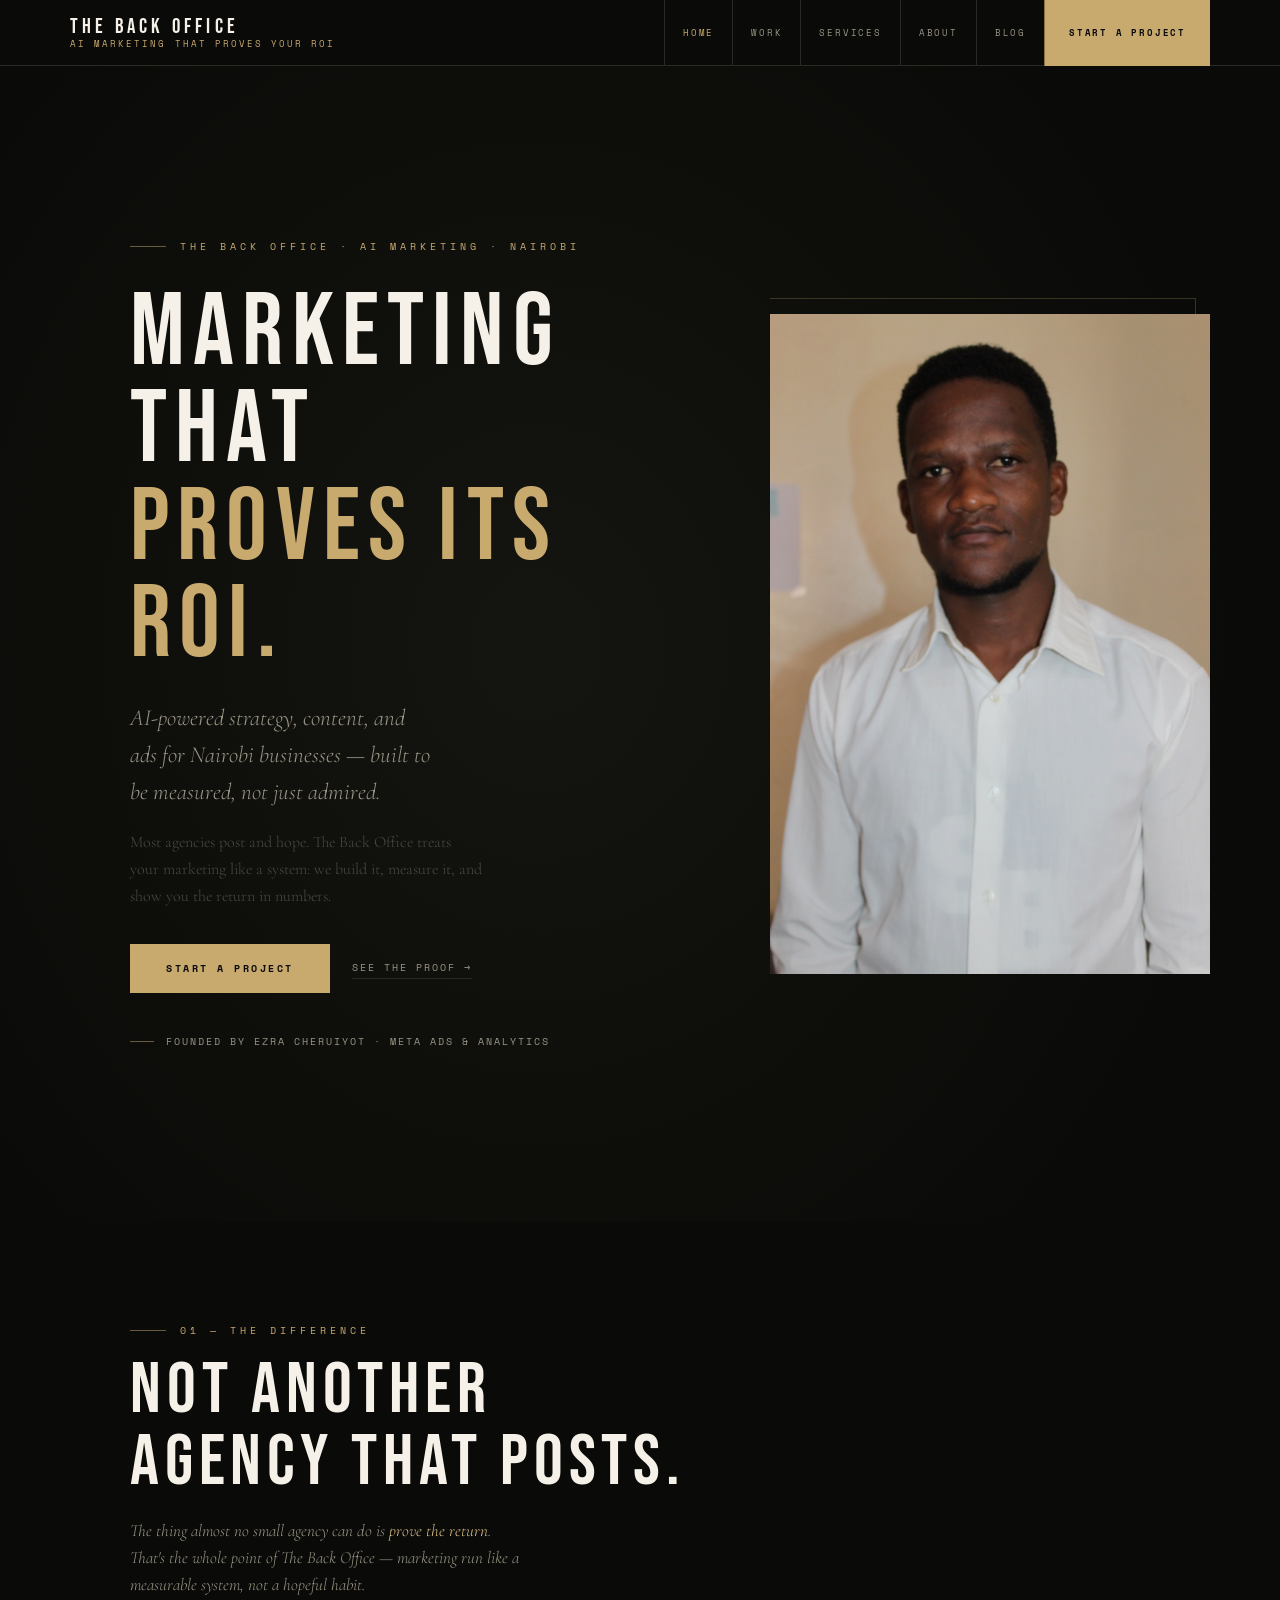
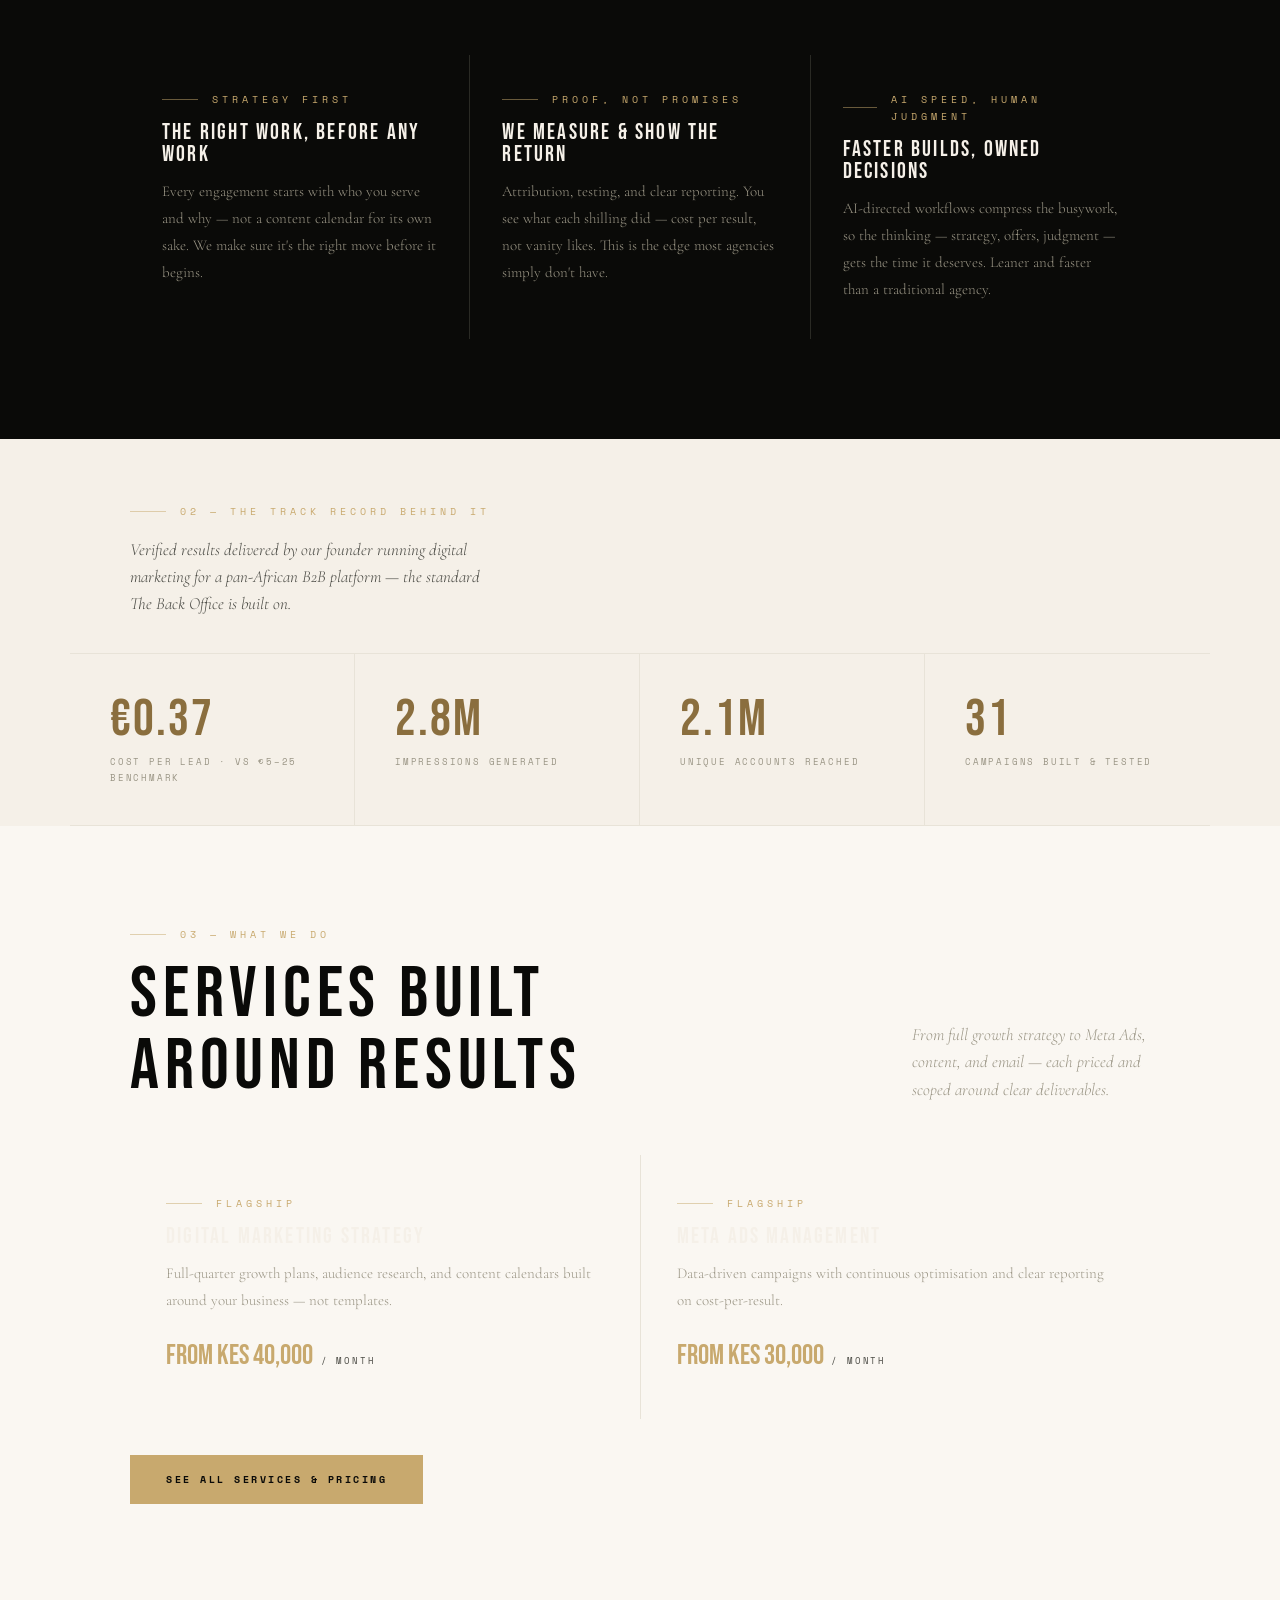
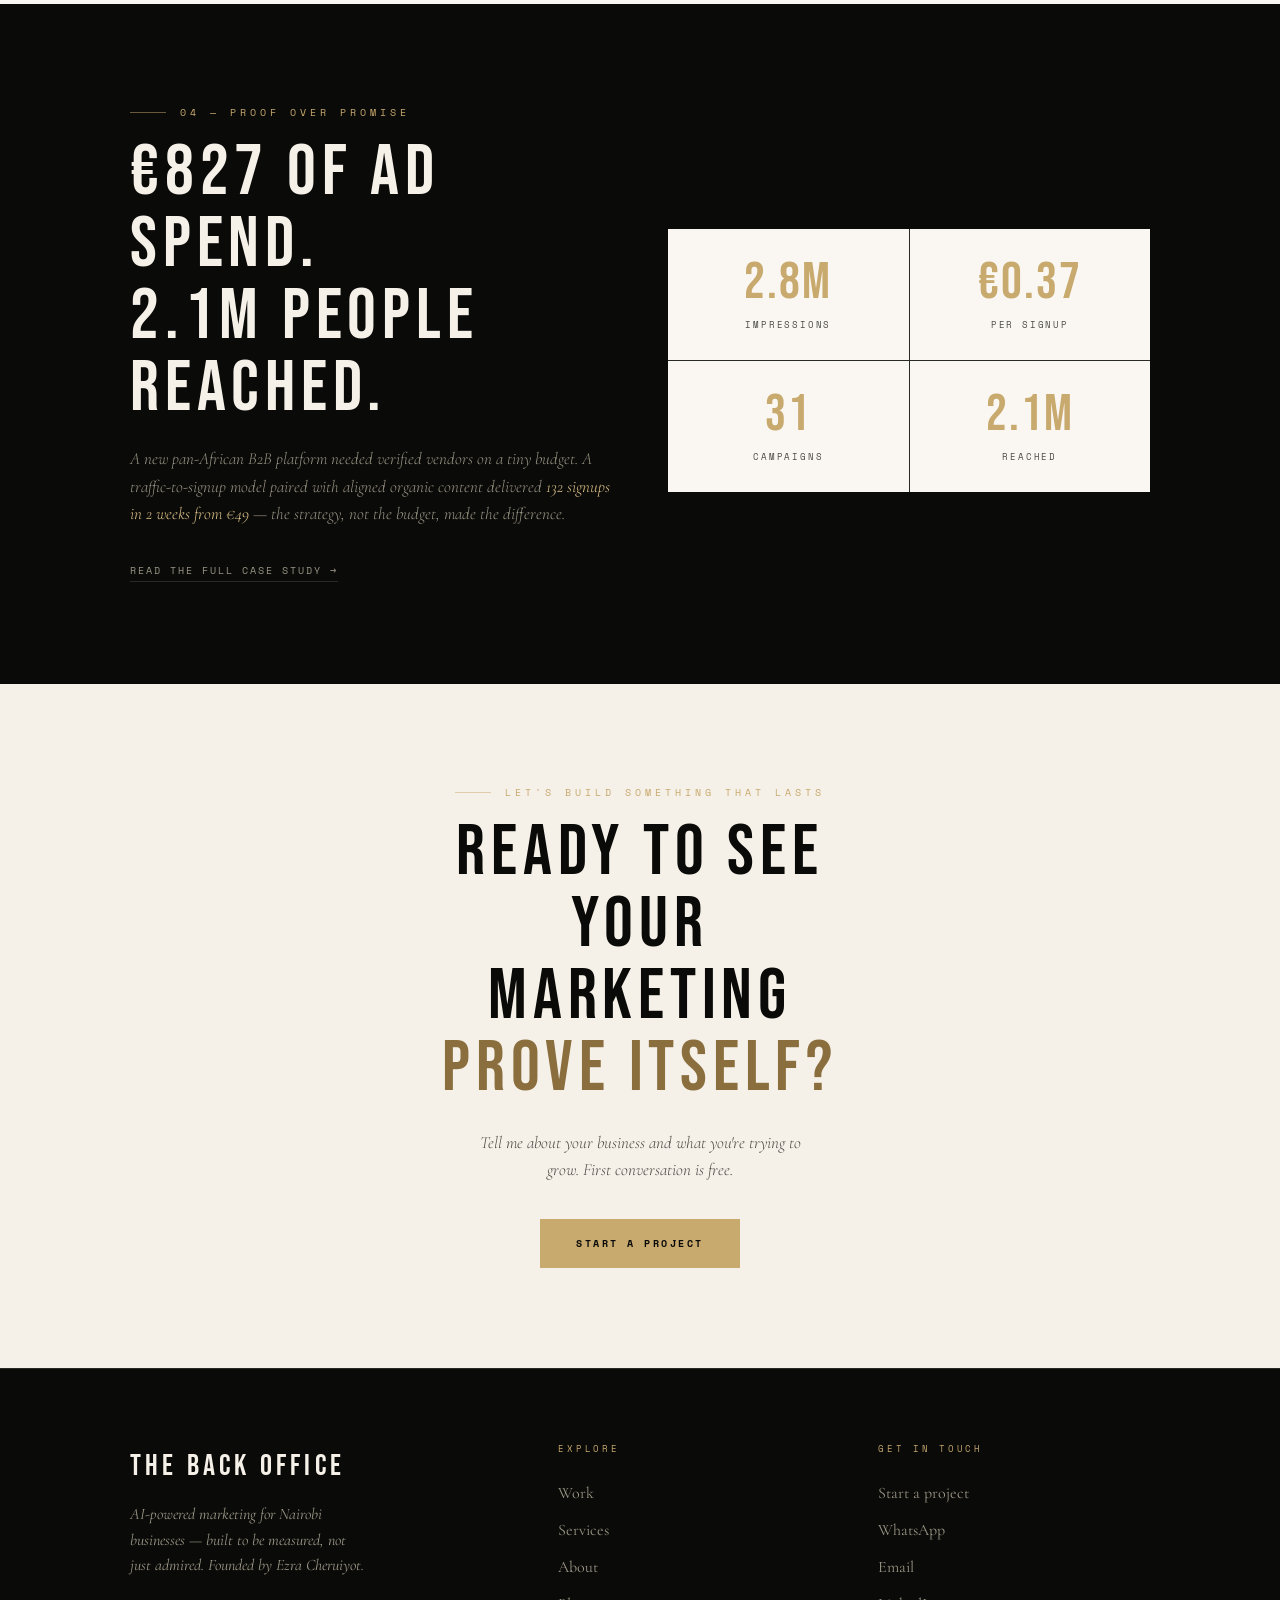
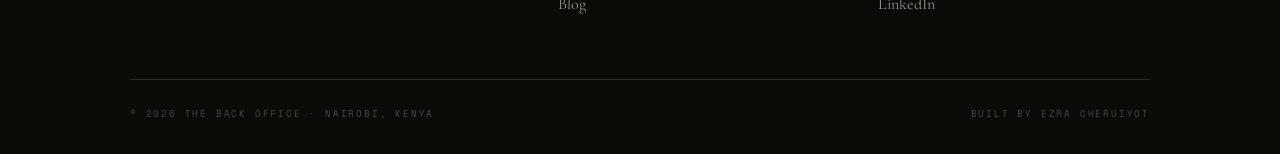
<file: index.html>
<!DOCTYPE html>
<html lang="en">
<head>
<meta charset="UTF-8"/>
<meta name="viewport" content="width=device-width,initial-scale=1"/>
<title>The Back Office — AI Marketing That Proves Your ROI · Nairobi</title>
<meta name="description" content="The Back Office is an AI-powered digital marketing service for Nairobi businesses — strategy, content, and ads built to be measured and proven. Founded by Ezra Cheruiyot."/>
<meta property="og:title" content="The Back Office — AI Marketing That Proves Your ROI"/>
<meta property="og:description" content="AI-powered marketing for Nairobi businesses — strategy, content, and ads, built to be measured, not just admired."/>
<meta property="og:type" content="website"/>
<link rel="preconnect" href="https://fonts.googleapis.com"/>
<link rel="preconnect" href="https://fonts.gstatic.com" crossorigin/>
<link href="https://fonts.googleapis.com/css2?family=Bebas+Neue&family=Cormorant+Garamond:ital,wght@0,300;0,400;0,600;1,300;1,400&family=Space+Mono:wght@400;700&display=swap" rel="stylesheet"/>
<link rel="stylesheet" href="css/styles.css"/>
<style>
  /* home-only */
  .hero{background:var(--ink);min-height:calc(100vh - 66px);position:relative;overflow:hidden}
  .hero::before{content:'';position:absolute;inset:0;background:radial-gradient(ellipse 55% 70% at 42% 50%,#141410 0%,#0a0a08 100%);pointer-events:none}
  .hero-inner{position:relative;z-index:2;max-width:var(--maxw);margin:0 auto;min-height:calc(100vh - 66px);display:grid;grid-template-columns:1fr 440px}
  .hero-content{position:relative;z-index:2;padding:72px 60px;display:flex;flex-direction:column;justify-content:center}
  .hero h1{color:var(--parchment);margin:14px 0 26px}
  .hero h1 .g{color:var(--gold);display:block}
  .hero .tag{max-width:30ch;font-size:clamp(17px,2vw,23px);margin-bottom:18px}
  .hero .sub{font-weight:300;color:var(--ghost);font-size:16px;max-width:44ch;line-height:1.7;margin-bottom:34px}
  .hero-cta{display:flex;align-items:center;gap:22px;flex-wrap:wrap;margin-bottom:40px}
  .founder{font-family:var(--mono);font-size:10px;letter-spacing:.2em;text-transform:uppercase;color:var(--mist);display:flex;align-items:center;gap:12px}
  .founder::before{content:'';width:24px;height:1px;background:var(--gold);opacity:.5}
  .hero-photo{position:relative;z-index:2;display:flex;align-items:center;justify-content:center;overflow:hidden}
  .hero-photo .frame{position:relative;width:100%}
  .hero-photo .frame::before{content:'';position:absolute;top:-16px;left:-16px;width:100%;height:100%;border:1px solid var(--gold);opacity:.25}
  .hero-photo img{width:100%;filter:contrast(1.05) brightness(.9)}
  @media(max-width:900px){
    .hero,.hero-inner{min-height:auto}
    .hero-inner{grid-template-columns:1fr}
    .hero::before{background:radial-gradient(ellipse 90% 55% at 50% 30%,#141410 0%,#0a0a08 100%)}
    .hero-content{padding:48px 22px 36px}
    .hero-photo{height:360px}
    .hero-photo .frame{position:absolute;inset:0}
    .hero-photo img{width:100%;height:100%;object-fit:cover;object-position:center top}
    .hero-cta .btn-primary{width:100%;text-align:center}
  }
</style>
</head>
<body>

<!-- NAV -->
<nav>
  <a href="index.html" class="nav-logo">
    <span class="nav-wordmark">The Back Office</span>
    <span class="nav-sub">AI marketing that proves your ROI</span>
  </a>
  <div class="nav-links">
    <a href="index.html" class="active">Home</a>
    <a href="work.html">Work</a>
    <a href="services.html">Services</a>
    <a href="about.html">About</a>
    <a href="blog.html">Blog</a>
    <a href="contact.html" class="nav-cta">Start a Project</a>
  </div>
  <button class="nav-hamburger" id="burger" aria-label="Open menu"><span></span><span></span><span></span></button>
</nav>
<div class="nav-mobile" id="mobile">
  <a href="index.html">Home</a>
  <a href="work.html">Work</a>
  <a href="services.html">Services</a>
  <a href="about.html">About</a>
  <a href="blog.html">Blog</a>
  <a href="contact.html" class="mob-cta">Start a Project</a>
</div>

<!-- HERO -->
<section class="hero">
  <div class="hero-inner">
  <div class="hero-content">
    <div class="kicker fade d1">The Back Office · AI Marketing · Nairobi</div>
    <h1 class="h-xl fade d2">Marketing that<span class="g">proves its ROI.</span></h1>
    <p class="serif-lead tag fade d3">AI-powered strategy, content, and ads for Nairobi businesses — built to be measured, not just admired.</p>
    <p class="sub fade d4">Most agencies post and hope. The Back Office treats your marketing like a system: we build it, measure it, and show you the return in numbers.</p>
    <div class="hero-cta fade d5">
      <a href="contact.html" class="btn-primary">Start a Project</a>
      <a href="work.html" class="btn-ghost">See the proof →</a>
    </div>
    <div class="founder fade d5">Founded by Ezra Cheruiyot · Meta Ads &amp; Analytics</div>
  </div>
  <div class="hero-photo">
    <div class="frame fade d3"><img src="assets/ezra.jpg" alt="Ezra Cheruiyot, founder of The Back Office"/></div>
  </div>
  </div>
</section>

<!-- DIFFERENTIATOR -->
<section class="sec-dark">
  <div class="wrap">
    <div class="kicker">01 — The difference</div>
    <h2 class="h-lg" style="color:var(--parchment);margin-bottom:18px">Not another<br>agency that posts.</h2>
    <p class="serif-lead" style="max-width:56ch;margin-bottom:56px">The thing almost no small agency can do is <em style="color:var(--gold-light)">prove the return</em>. That's the whole point of The Back Office — marketing run like a measurable system, not a hopeful habit.</p>
    <div class="card-grid" style="grid-template-columns:repeat(3,1fr);background:var(--ash)">
      <div class="card" style="background:var(--ink)">
        <div class="kicker" style="margin-bottom:14px">Strategy first</div>
        <h3 style="color:var(--parchment)">The right work, before any work</h3>
        <p style="color:var(--mist)">Every engagement starts with who you serve and why — not a content calendar for its own sake. We make sure it's the right move before it begins.</p>
      </div>
      <div class="card" style="background:var(--ink)">
        <div class="kicker" style="margin-bottom:14px">Proof, not promises</div>
        <h3 style="color:var(--parchment)">We measure &amp; show the return</h3>
        <p style="color:var(--mist)">Attribution, testing, and clear reporting. You see what each shilling did — cost per result, not vanity likes. This is the edge most agencies simply don't have.</p>
      </div>
      <div class="card" style="background:var(--ink)">
        <div class="kicker" style="margin-bottom:14px">AI speed, human judgment</div>
        <h3 style="color:var(--parchment)">Faster builds, owned decisions</h3>
        <p style="color:var(--mist)">AI-directed workflows compress the busywork, so the thinking — strategy, offers, judgment — gets the time it deserves. Leaner and faster than a traditional agency.</p>
      </div>
    </div>
  </div>
</section>

<!-- STATS / PROOF -->
<section class="sec-parch" style="padding:0">
  <div class="wrap" style="padding-top:64px">
    <div class="kicker">02 — The track record behind it</div>
    <p class="serif-lead" style="max-width:52ch;margin-bottom:36px;color:var(--ghost)">Verified results delivered by our founder running digital marketing for a pan-African B2B platform — the standard The Back Office is built on.</p>
  </div>
  <div class="statbar" style="background:var(--parchment);border-top:1px solid var(--divider);border-bottom:1px solid var(--divider);max-width:var(--maxw);margin:0 auto">
    <div class="stat" style="border-color:var(--divider)"><div class="stat-num" style="color:var(--gold-dark)">€0.37</div><div class="stat-label" style="color:var(--mist)">Cost per lead · vs €5–25 benchmark</div></div>
    <div class="stat" style="border-color:var(--divider)"><div class="stat-num" style="color:var(--gold-dark)">2.8M</div><div class="stat-label" style="color:var(--mist)">Impressions generated</div></div>
    <div class="stat" style="border-color:var(--divider)"><div class="stat-num" style="color:var(--gold-dark)">2.1M</div><div class="stat-label" style="color:var(--mist)">Unique accounts reached</div></div>
    <div class="stat" style="border-color:var(--divider)"><div class="stat-num" style="color:var(--gold-dark)">31</div><div class="stat-label" style="color:var(--mist)">Campaigns built &amp; tested</div></div>
  </div>
</section>

<!-- SERVICES PREVIEW -->
<section class="sec-light">
  <div class="wrap">
    <div class="kicker">03 — What we do</div>
    <div style="display:flex;align-items:flex-end;justify-content:space-between;flex-wrap:wrap;gap:24px;margin-bottom:52px">
      <h2 class="h-lg">Services built<br>around results</h2>
      <p class="serif-lead" style="max-width:34ch">From full growth strategy to Meta Ads, content, and email — each priced and scoped around clear deliverables.</p>
    </div>
    <div class="card-grid" style="grid-template-columns:repeat(2,1fr)">
      <div class="card sec-dark" style="padding:40px 36px">
        <div class="kicker" style="margin-bottom:14px">Flagship</div>
        <h3 style="color:var(--parchment)">Digital Marketing Strategy</h3>
        <p style="color:var(--mist)">Full-quarter growth plans, audience research, and content calendars built around your business — not templates.</p>
        <div style="font-family:var(--display);color:var(--gold);font-size:28px;margin-top:18px">From KES 40,000<span style="font-family:var(--mono);font-size:9px;color:var(--ghost);letter-spacing:.2em"> / MONTH</span></div>
      </div>
      <div class="card sec-dark" style="padding:40px 36px">
        <div class="kicker" style="margin-bottom:14px">Flagship</div>
        <h3 style="color:var(--parchment)">Meta Ads Management</h3>
        <p style="color:var(--mist)">Data-driven campaigns with continuous optimisation and clear reporting on cost-per-result.</p>
        <div style="font-family:var(--display);color:var(--gold);font-size:28px;margin-top:18px">From KES 30,000<span style="font-family:var(--mono);font-size:9px;color:var(--ghost);letter-spacing:.2em"> / MONTH</span></div>
      </div>
    </div>
    <div style="margin-top:36px"><a href="services.html" class="btn-primary">See all services &amp; pricing</a></div>
  </div>
</section>

<!-- CASE STUDY TEASER -->
<section class="sec-dark">
  <div class="wrap">
    <div class="kicker">04 — Proof over promise</div>
    <div style="display:grid;grid-template-columns:1fr 1fr;gap:56px;align-items:center">
      <div>
        <h2 class="h-lg" style="color:var(--parchment);margin-bottom:20px">€827 of ad spend.<br>2.1M people reached.</h2>
        <p class="serif-lead" style="margin-bottom:28px">A new pan-African B2B platform needed verified vendors on a tiny budget. A traffic-to-signup model paired with aligned organic content delivered <em style="color:var(--gold-light)">132 signups in 2 weeks from €49</em> — the strategy, not the budget, made the difference.</p>
        <a href="work.html" class="btn-ghost">Read the full case study →</a>
      </div>
      <div class="card-grid" style="grid-template-columns:1fr 1fr;background:var(--ash)">
        <div class="card sec-dark" style="padding:28px;text-align:center"><div class="stat-num">2.8M</div><div class="stat-label" style="margin-top:6px">Impressions</div></div>
        <div class="card sec-dark" style="padding:28px;text-align:center"><div class="stat-num">€0.37</div><div class="stat-label" style="margin-top:6px">Per signup</div></div>
        <div class="card sec-dark" style="padding:28px;text-align:center"><div class="stat-num">31</div><div class="stat-label" style="margin-top:6px">Campaigns</div></div>
        <div class="card sec-dark" style="padding:28px;text-align:center"><div class="stat-num">2.1M</div><div class="stat-label" style="margin-top:6px">Reached</div></div>
      </div>
    </div>
  </div>
</section>

<!-- CTA BAND -->
<section class="sec-parch" style="text-align:center">
  <div class="wrap">
    <div class="kicker center">Let's build something that lasts</div>
    <h2 class="h-lg" style="margin:0 auto 24px;max-width:16ch">Ready to see your<br>marketing <span style="color:var(--gold-dark)">prove itself?</span></h2>
    <p class="serif-lead" style="max-width:48ch;margin:0 auto 36px;color:var(--ghost)">Tell me about your business and what you're trying to grow. First conversation is free.</p>
    <a href="contact.html" class="btn-primary">Start a Project</a>
  </div>
</section>

<!-- FOOTER -->
<footer>
  <div class="wrap">
    <div class="foot-grid">
      <div>
        <div class="foot-word">The Back Office</div>
        <p class="foot-tag">AI-powered marketing for Nairobi businesses — built to be measured, not just admired. Founded by Ezra Cheruiyot.</p>
      </div>
      <div>
        <div class="foot-h">Explore</div>
        <div class="foot-links">
          <a href="work.html">Work</a>
          <a href="services.html">Services</a>
          <a href="about.html">About</a>
          <a href="blog.html">Blog</a>
        </div>
      </div>
      <div>
        <div class="foot-h">Get in touch</div>
        <div class="foot-links">
          <a href="contact.html">Start a project</a>
          <a href="https://wa.me/254746604694" target="_blank" rel="noopener">WhatsApp</a>
          <a href="mailto:ezracheruu05@gmail.com">Email</a>
          <a href="https://linkedin.com/in/ezra-cheruiyot" target="_blank" rel="noopener">LinkedIn</a>
        </div>
      </div>
    </div>
    <div class="foot-bottom">
      <span>© 2026 The Back Office · Nairobi, Kenya</span>
      <span>Built by <a href="about.html">Ezra Cheruiyot</a></span>
    </div>
  </div>
</footer>

<script>
  var b=document.getElementById('burger'),m=document.getElementById('mobile');
  b.addEventListener('click',function(){b.classList.toggle('open');m.classList.toggle('open')});
  m.querySelectorAll('a').forEach(function(a){a.addEventListener('click',function(){b.classList.remove('open');m.classList.remove('open')})});
</script>
</body>
</html>
</file>
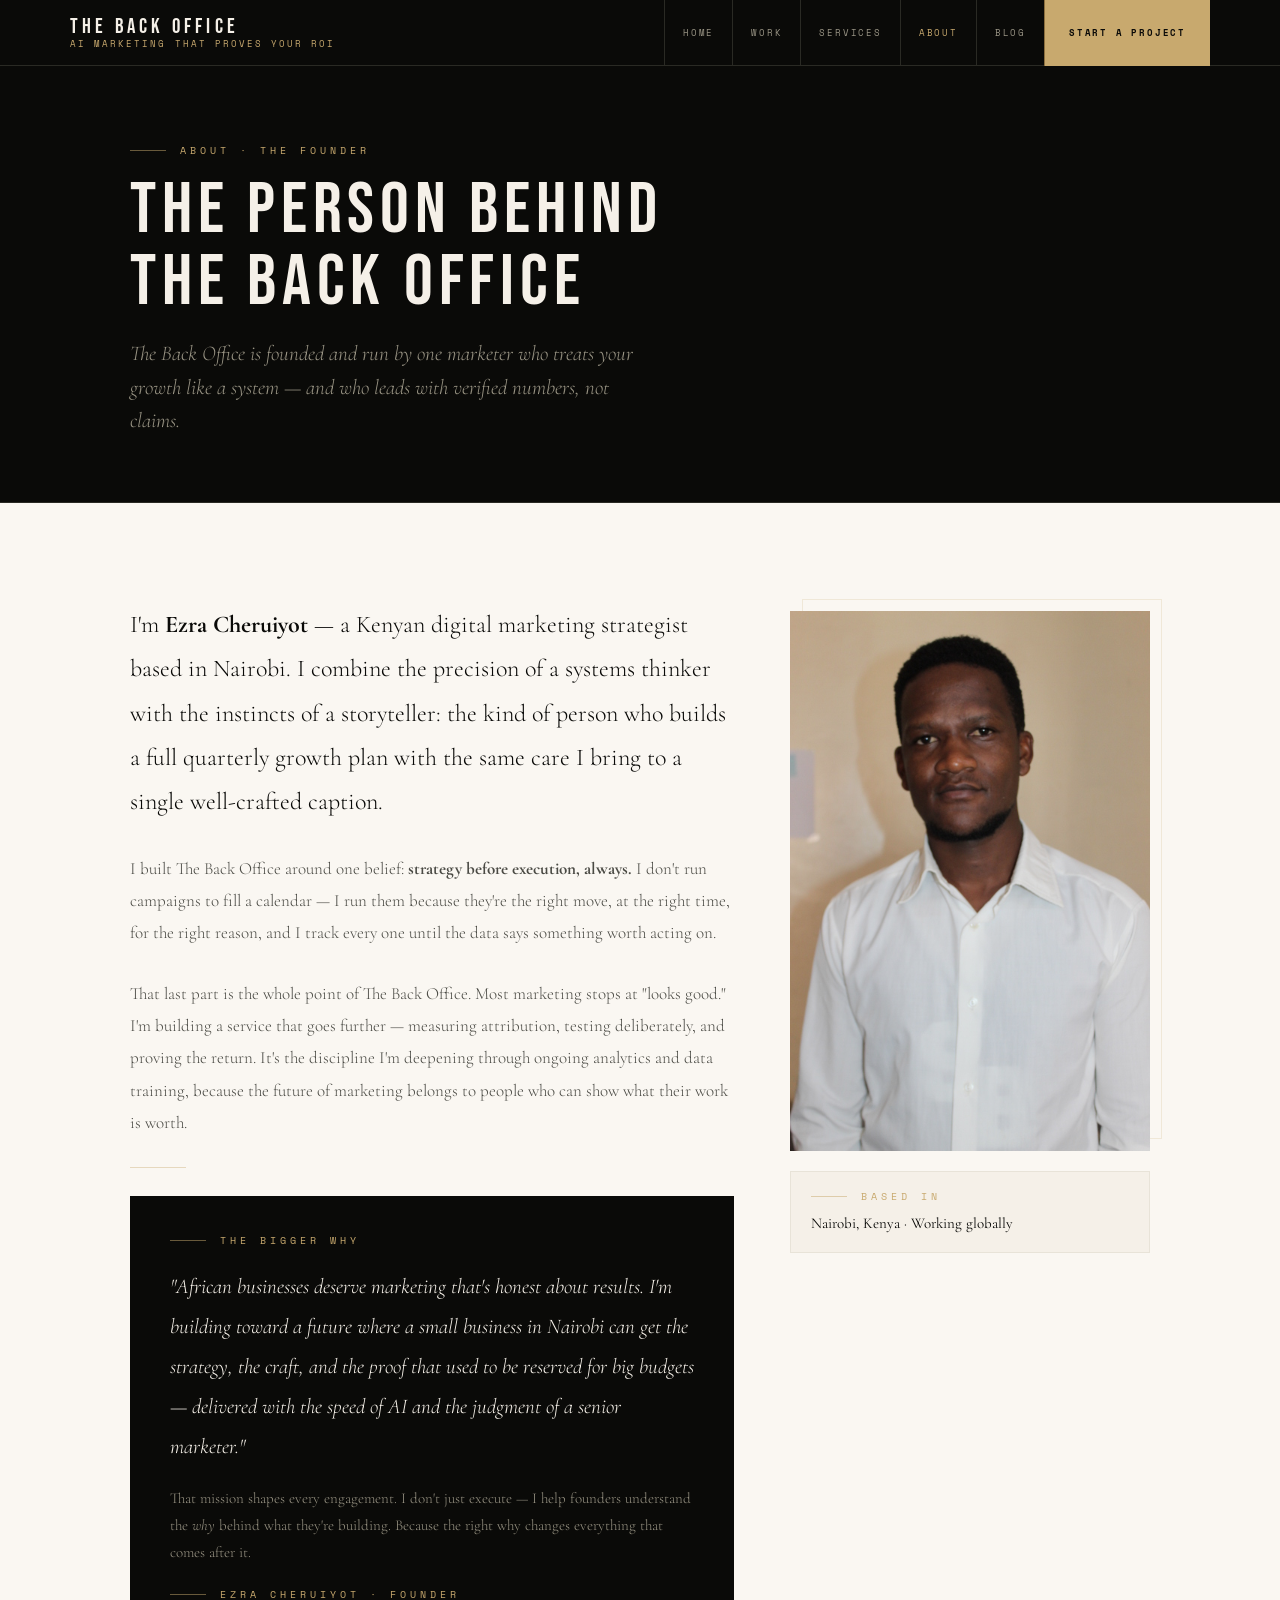
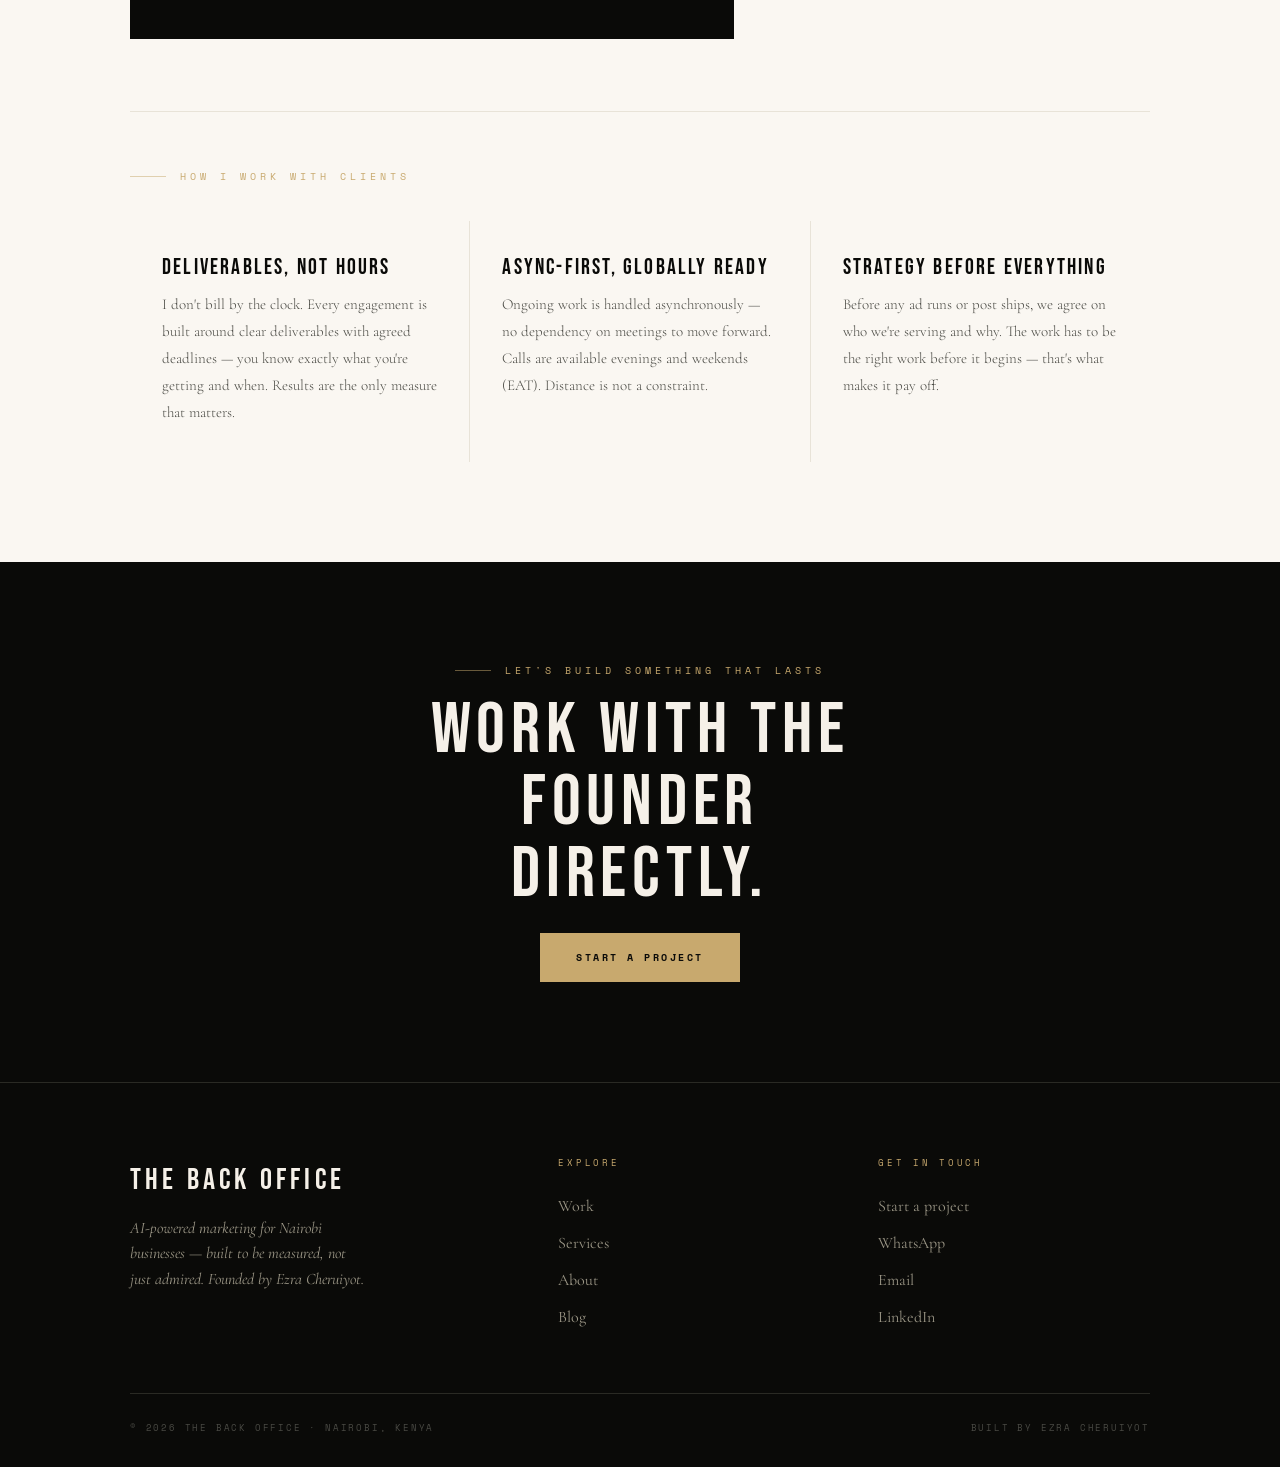
<file: about.html>
<!DOCTYPE html>
<html lang="en">
<head>
<meta charset="UTF-8"/>
<meta name="viewport" content="width=device-width,initial-scale=1"/>
<title>About — The Back Office · Founded by Ezra Cheruiyot</title>
<meta name="description" content="The Back Office is founded by Ezra Cheruiyot — a Nairobi digital marketing strategist who leads with verified numbers, not claims. Strategy before execution, always."/>
<link rel="preconnect" href="https://fonts.googleapis.com"/><link rel="preconnect" href="https://fonts.gstatic.com" crossorigin/>
<link href="https://fonts.googleapis.com/css2?family=Bebas+Neue&family=Cormorant+Garamond:ital,wght@0,300;0,400;0,600;1,300;1,400&family=Space+Mono:wght@400;700&display=swap" rel="stylesheet"/>
<link rel="stylesheet" href="css/styles.css"/>
</head>
<body>
<nav>
  <a href="index.html" class="nav-logo"><span class="nav-wordmark">The Back Office</span><span class="nav-sub">AI marketing that proves your ROI</span></a>
  <div class="nav-links">
    <a href="index.html">Home</a><a href="work.html">Work</a><a href="services.html">Services</a><a href="about.html" class="active">About</a><a href="blog.html">Blog</a><a href="contact.html" class="nav-cta">Start a Project</a>
  </div>
  <button class="nav-hamburger" id="burger" aria-label="Open menu"><span></span><span></span><span></span></button>
</nav>
<div class="nav-mobile" id="mobile">
  <a href="index.html">Home</a><a href="work.html">Work</a><a href="services.html">Services</a><a href="about.html">About</a><a href="blog.html">Blog</a><a href="contact.html" class="mob-cta">Start a Project</a>
</div>

<header class="page-head">
  <div class="wrap">
    <div class="kicker">About · The founder</div>
    <h1 class="h-lg">The person behind<br>The Back Office</h1>
    <p>The Back Office is founded and run by one marketer who treats your growth like a system — and who leads with verified numbers, not claims.</p>
  </div>
</header>

<section class="sec-light">
  <div class="wrap">
    <div class="split narrow" style="margin-bottom:72px">
      <div>
        <p style="font-family:var(--serif);font-size:clamp(18px,2.2vw,24px);font-weight:300;line-height:1.85;margin-bottom:28px">
          I'm <strong>Ezra Cheruiyot</strong> — a Kenyan digital marketing strategist based in Nairobi. I combine the precision of a systems thinker with the instincts of a storyteller: the kind of person who builds a full quarterly growth plan with the same care I bring to a single well-crafted caption.
        </p>
        <p style="font-weight:300;color:var(--ghost);line-height:1.9;margin-bottom:28px">
          I built The Back Office around one belief: <strong>strategy before execution, always.</strong> I don't run campaigns to fill a calendar — I run them because they're the right move, at the right time, for the right reason, and I track every one until the data says something worth acting on.
        </p>
        <p style="font-weight:300;color:var(--ghost);line-height:1.9">
          That last part is the whole point of The Back Office. Most marketing stops at "looks good." I'm building a service that goes further — measuring attribution, testing deliberately, and proving the return. It's the discipline I'm deepening through ongoing analytics and data training, because the future of marketing belongs to people who can show what their work is worth.
        </p>
        <div class="rule"></div>

        <div style="padding:36px 40px;background:var(--ink)">
          <div class="kicker" style="margin-bottom:18px">The bigger why</div>
          <p style="font-family:var(--serif);font-style:italic;font-size:clamp(17px,2vw,21px);font-weight:300;color:var(--parchment);line-height:1.9;margin-bottom:18px">
            "African businesses deserve marketing that's honest about results. I'm building toward a future where a small business in Nairobi can get the strategy, the craft, and the proof that used to be reserved for big budgets — delivered with the speed of AI and the judgment of a senior marketer."
          </p>
          <p style="font-weight:300;color:var(--mist);line-height:1.8;font-size:15px">
            That mission shapes every engagement. I don't just execute — I help founders understand the <em>why</em> behind what they're building. Because the right why changes everything that comes after it.
          </p>
          <div class="kicker" style="margin-top:20px;margin-bottom:0">Ezra Cheruiyot · Founder</div>
        </div>
      </div>

      <div style="position:relative;top:8px">
        <div style="position:relative">
          <div style="position:absolute;top:-12px;right:-12px;width:100%;height:100%;border:1px solid var(--gold);opacity:.2;pointer-events:none"></div>
          <img src="assets/ezra.jpg" alt="Ezra Cheruiyot, founder of The Back Office" style="filter:contrast(1.05) brightness(.95) saturate(.9)"/>
        </div>
        <div style="margin-top:20px;padding:16px 20px;background:var(--parchment);border:1px solid var(--divider)">
          <div class="kicker" style="margin-bottom:6px">Based in</div>
          <div style="font-size:15px;color:var(--ink)">Nairobi, Kenya · Working globally</div>
        </div>
      </div>
    </div>

    <!-- HOW I WORK -->
    <div style="border-top:1px solid var(--divider);padding-top:56px">
      <div class="kicker" style="margin-bottom:36px">How I work with clients</div>
      <div class="card-grid" style="grid-template-columns:repeat(auto-fit,minmax(280px,1fr))">
        <div class="card"><h3>Deliverables, not hours</h3><p>I don't bill by the clock. Every engagement is built around clear deliverables with agreed deadlines — you know exactly what you're getting and when. Results are the only measure that matters.</p></div>
        <div class="card"><h3>Async-first, globally ready</h3><p>Ongoing work is handled asynchronously — no dependency on meetings to move forward. Calls are available evenings and weekends (EAT). Distance is not a constraint.</p></div>
        <div class="card"><h3>Strategy before everything</h3><p>Before any ad runs or post ships, we agree on who we're serving and why. The work has to be the right work before it begins — that's what makes it pay off.</p></div>
      </div>
    </div>
  </div>
</section>

<section class="sec-dark" style="text-align:center">
  <div class="wrap">
    <div class="kicker center">Let's build something that lasts</div>
    <h2 class="h-lg" style="color:var(--parchment);margin:0 auto 22px;max-width:16ch">Work with the<br>founder directly.</h2>
    <a href="contact.html" class="btn-primary">Start a Project</a>
  </div>
</section>

<footer>
  <div class="wrap">
    <div class="foot-grid">
      <div><div class="foot-word">The Back Office</div><p class="foot-tag">AI-powered marketing for Nairobi businesses — built to be measured, not just admired. Founded by Ezra Cheruiyot.</p></div>
      <div><div class="foot-h">Explore</div><div class="foot-links"><a href="work.html">Work</a><a href="services.html">Services</a><a href="about.html">About</a><a href="blog.html">Blog</a></div></div>
      <div><div class="foot-h">Get in touch</div><div class="foot-links"><a href="contact.html">Start a project</a><a href="https://wa.me/254746604694" target="_blank" rel="noopener">WhatsApp</a><a href="mailto:ezracheruu05@gmail.com">Email</a><a href="https://linkedin.com/in/ezra-cheruiyot" target="_blank" rel="noopener">LinkedIn</a></div></div>
    </div>
    <div class="foot-bottom"><span>© 2026 The Back Office · Nairobi, Kenya</span><span>Built by <a href="about.html">Ezra Cheruiyot</a></span></div>
  </div>
</footer>
<script>
  var b=document.getElementById('burger'),m=document.getElementById('mobile');
  b.addEventListener('click',function(){b.classList.toggle('open');m.classList.toggle('open')});
  m.querySelectorAll('a').forEach(function(a){a.addEventListener('click',function(){b.classList.remove('open');m.classList.remove('open')})});
</script>
</body>
</html>
</file>
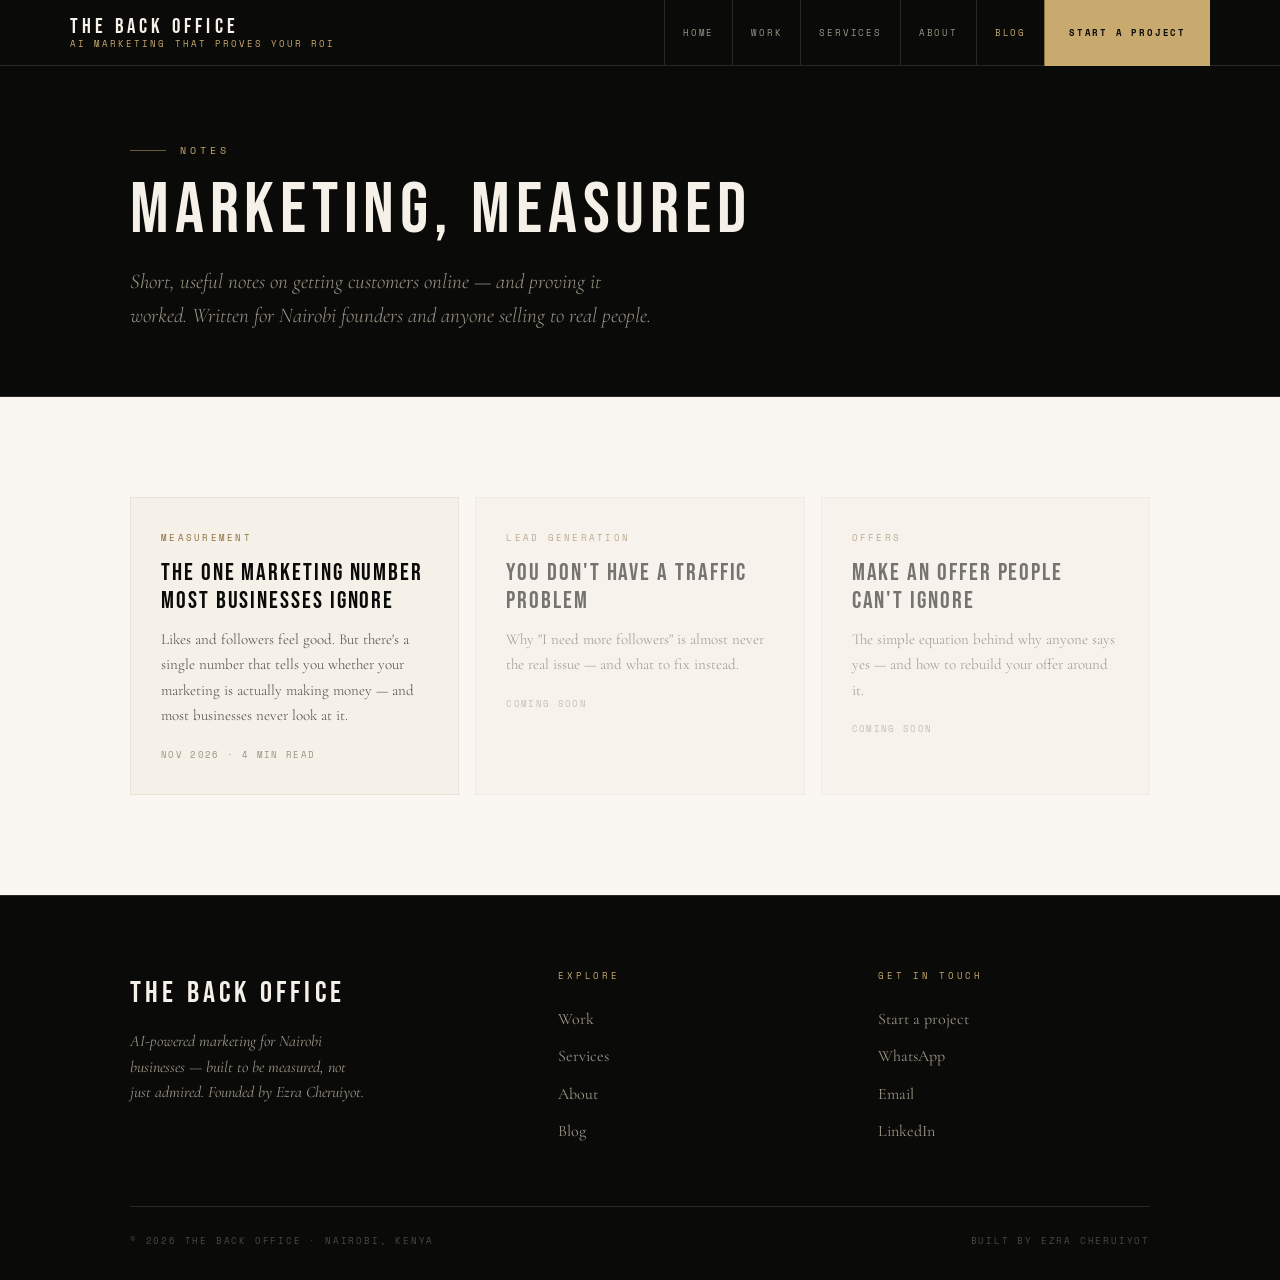
<file: blog.html>
<!DOCTYPE html>
<html lang="en">
<head>
<meta charset="UTF-8"/>
<meta name="viewport" content="width=device-width,initial-scale=1"/>
<title>Notes — The Back Office</title>
<meta name="description" content="Short, useful notes on digital marketing, measurement, and growth for Nairobi businesses — from The Back Office."/>
<link rel="preconnect" href="https://fonts.googleapis.com"/><link rel="preconnect" href="https://fonts.gstatic.com" crossorigin/>
<link href="https://fonts.googleapis.com/css2?family=Bebas+Neue&family=Cormorant+Garamond:ital,wght@0,300;0,400;0,600;1,300;1,400&family=Space+Mono:wght@400;700&display=swap" rel="stylesheet"/>
<link rel="stylesheet" href="css/styles.css"/>
<style>
  .post-card{display:block;text-decoration:none;background:var(--parchment);border:1px solid var(--divider);padding:32px 30px;transition:border-color .2s,transform .2s}
  .post-card:hover{border-color:var(--gold);transform:translateY(-3px)}
  .post-card .cat{font-family:var(--mono);font-size:9px;letter-spacing:.25em;text-transform:uppercase;color:var(--gold-dark);margin-bottom:14px}
  .post-card h3{font-size:24px;color:var(--ink);margin-bottom:12px;line-height:1.15}
  .post-card p{font-weight:300;color:var(--ghost);line-height:1.7;font-size:15px;margin-bottom:18px}
  .post-card .meta{font-family:var(--mono);font-size:9px;letter-spacing:.15em;color:var(--mist);text-transform:uppercase}
  .soon{opacity:.55;pointer-events:none}
</style>
</head>
<body>
<nav>
  <a href="index.html" class="nav-logo"><span class="nav-wordmark">The Back Office</span><span class="nav-sub">AI marketing that proves your ROI</span></a>
  <div class="nav-links">
    <a href="index.html">Home</a><a href="work.html">Work</a><a href="services.html">Services</a><a href="about.html">About</a><a href="blog.html" class="active">Blog</a><a href="contact.html" class="nav-cta">Start a Project</a>
  </div>
  <button class="nav-hamburger" id="burger" aria-label="Open menu"><span></span><span></span><span></span></button>
</nav>
<div class="nav-mobile" id="mobile">
  <a href="index.html">Home</a><a href="work.html">Work</a><a href="services.html">Services</a><a href="about.html">About</a><a href="blog.html">Blog</a><a href="contact.html" class="mob-cta">Start a Project</a>
</div>

<header class="page-head">
  <div class="wrap">
    <div class="kicker">Notes</div>
    <h1 class="h-lg">Marketing, measured</h1>
    <p>Short, useful notes on getting customers online — and proving it worked. Written for Nairobi founders and anyone selling to real people.</p>
  </div>
</header>

<section class="sec-light">
  <div class="wrap">
    <div class="card-grid" style="grid-template-columns:repeat(auto-fit,minmax(300px,1fr));gap:16px;background:transparent">
      <a class="post-card" href="blog/the-number-that-matters.html">
        <div class="cat">Measurement</div>
        <h3>The one marketing number most businesses ignore</h3>
        <p>Likes and followers feel good. But there's a single number that tells you whether your marketing is actually making money — and most businesses never look at it.</p>
        <div class="meta">Nov 2026 · 4 min read</div>
      </a>
      <div class="post-card soon">
        <div class="cat">Lead Generation</div>
        <h3>You don't have a traffic problem</h3>
        <p>Why "I need more followers" is almost never the real issue — and what to fix instead.</p>
        <div class="meta">Coming soon</div>
      </div>
      <div class="post-card soon">
        <div class="cat">Offers</div>
        <h3>Make an offer people can't ignore</h3>
        <p>The simple equation behind why anyone says yes — and how to rebuild your offer around it.</p>
        <div class="meta">Coming soon</div>
      </div>
    </div>
  </div>
</section>

<footer>
  <div class="wrap">
    <div class="foot-grid">
      <div><div class="foot-word">The Back Office</div><p class="foot-tag">AI-powered marketing for Nairobi businesses — built to be measured, not just admired. Founded by Ezra Cheruiyot.</p></div>
      <div><div class="foot-h">Explore</div><div class="foot-links"><a href="work.html">Work</a><a href="services.html">Services</a><a href="about.html">About</a><a href="blog.html">Blog</a></div></div>
      <div><div class="foot-h">Get in touch</div><div class="foot-links"><a href="contact.html">Start a project</a><a href="https://wa.me/254746604694" target="_blank" rel="noopener">WhatsApp</a><a href="mailto:ezracheruu05@gmail.com">Email</a><a href="https://linkedin.com/in/ezra-cheruiyot" target="_blank" rel="noopener">LinkedIn</a></div></div>
    </div>
    <div class="foot-bottom"><span>© 2026 The Back Office · Nairobi, Kenya</span><span>Built by <a href="about.html">Ezra Cheruiyot</a></span></div>
  </div>
</footer>
<script>
  var b=document.getElementById('burger'),m=document.getElementById('mobile');
  b.addEventListener('click',function(){b.classList.toggle('open');m.classList.toggle('open')});
  m.querySelectorAll('a').forEach(function(a){a.addEventListener('click',function(){b.classList.remove('open');m.classList.remove('open')})});
</script>
</body>
</html>
</file>
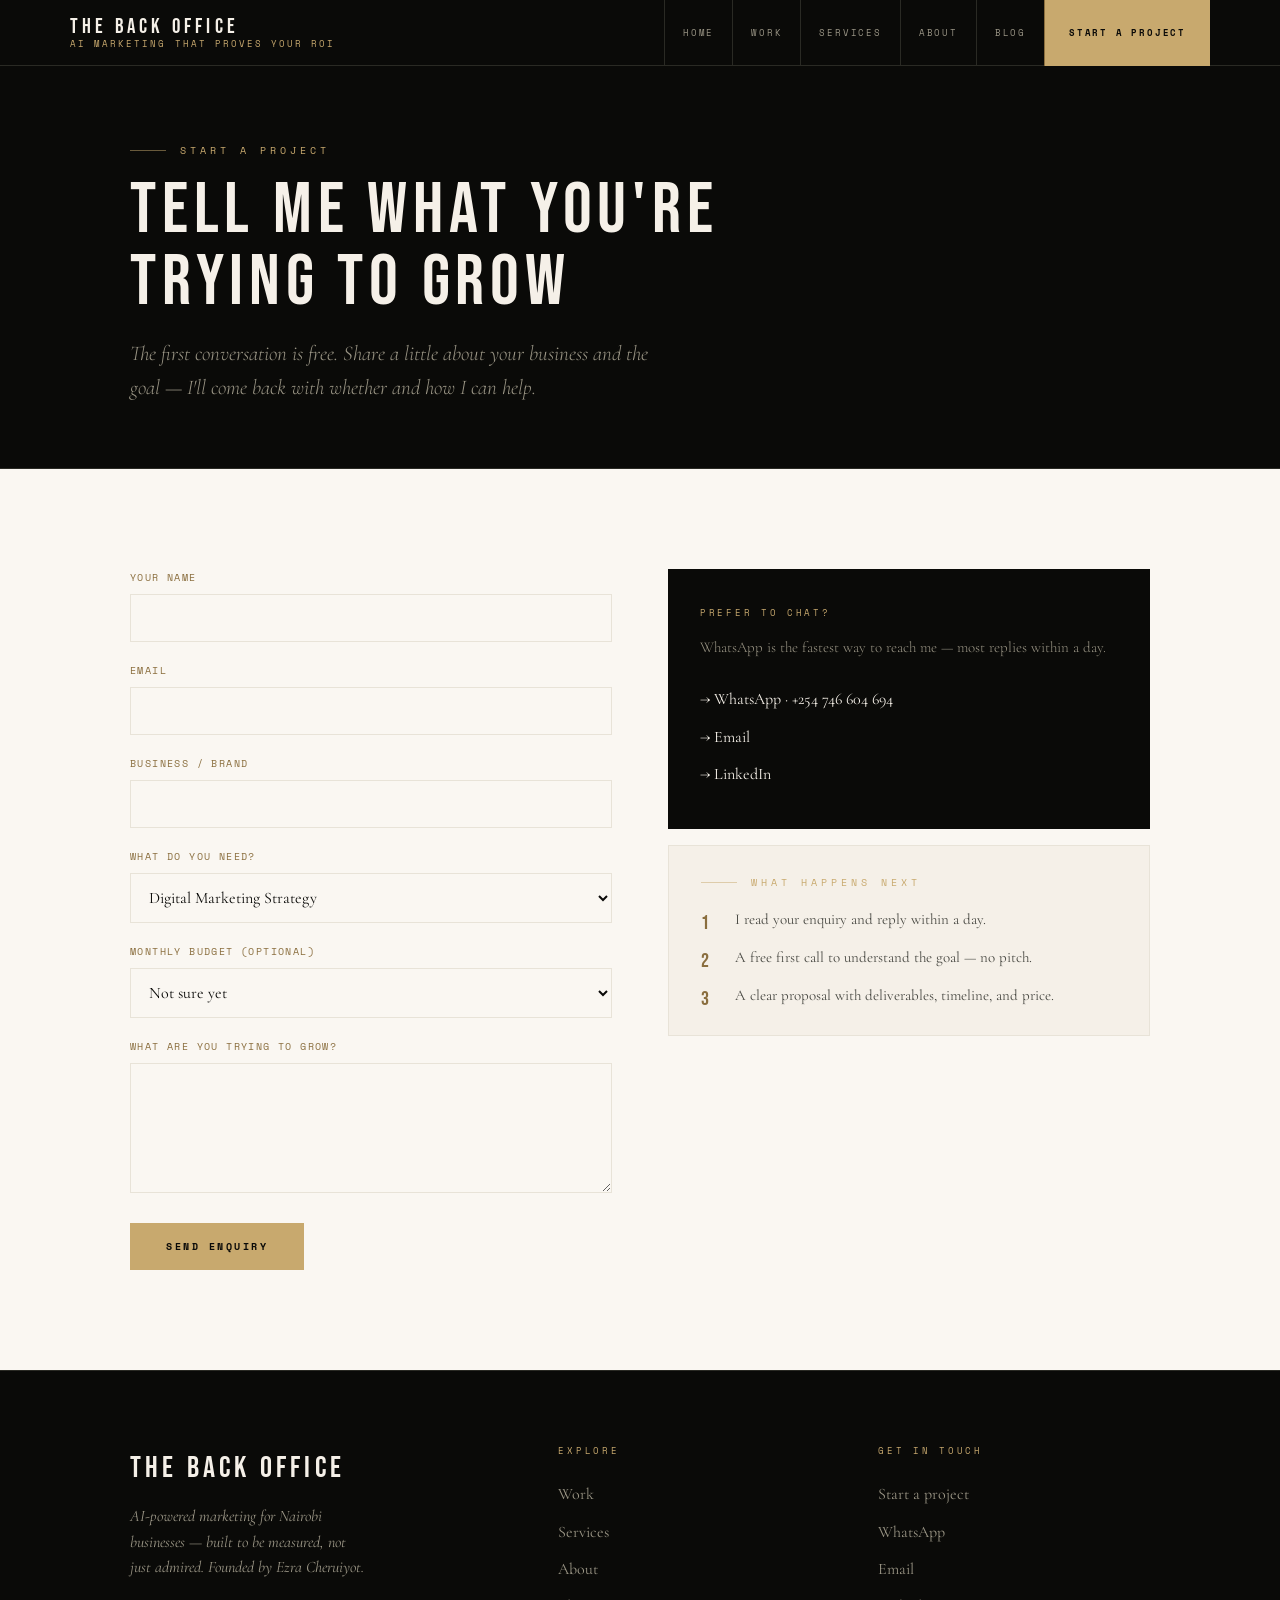
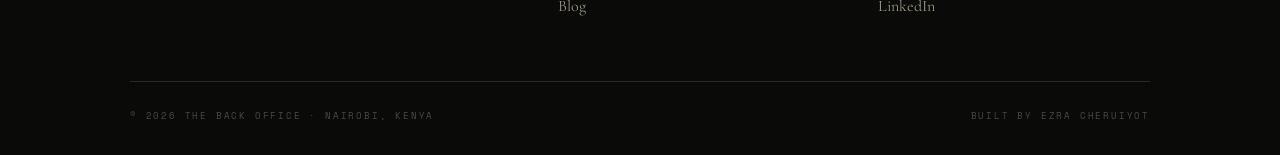
<file: contact.html>
<!DOCTYPE html>
<html lang="en">
<head>
<meta charset="UTF-8"/>
<meta name="viewport" content="width=device-width,initial-scale=1"/>
<title>Start a Project — The Back Office</title>
<meta name="description" content="Tell The Back Office about your business and what you're trying to grow. First conversation is free. AI marketing that proves your ROI, Nairobi."/>
<link rel="preconnect" href="https://fonts.googleapis.com"/><link rel="preconnect" href="https://fonts.gstatic.com" crossorigin/>
<link href="https://fonts.googleapis.com/css2?family=Bebas+Neue&family=Cormorant+Garamond:ital,wght@0,300;0,400;0,600;1,300;1,400&family=Space+Mono:wght@400;700&display=swap" rel="stylesheet"/>
<link rel="stylesheet" href="css/styles.css"/>
</head>
<body>
<nav>
  <a href="index.html" class="nav-logo"><span class="nav-wordmark">The Back Office</span><span class="nav-sub">AI marketing that proves your ROI</span></a>
  <div class="nav-links">
    <a href="index.html">Home</a><a href="work.html">Work</a><a href="services.html">Services</a><a href="about.html">About</a><a href="blog.html">Blog</a><a href="contact.html" class="nav-cta active">Start a Project</a>
  </div>
  <button class="nav-hamburger" id="burger" aria-label="Open menu"><span></span><span></span><span></span></button>
</nav>
<div class="nav-mobile" id="mobile">
  <a href="index.html">Home</a><a href="work.html">Work</a><a href="services.html">Services</a><a href="about.html">About</a><a href="blog.html">Blog</a><a href="contact.html" class="mob-cta">Start a Project</a>
</div>

<header class="page-head">
  <div class="wrap">
    <div class="kicker">Start a project</div>
    <h1 class="h-lg">Tell me what you're<br>trying to grow</h1>
    <p>The first conversation is free. Share a little about your business and the goal — I'll come back with whether and how I can help.</p>
  </div>
</header>

<section class="sec-light">
  <div class="wrap">
    <div class="split">
      <!-- FORM -->
      <div>
        <form name="contact" method="POST" data-netlify="true" netlify-honeypot="bot-field" action="/success.html">
          <input type="hidden" name="form-name" value="contact"/>
          <p hidden><label>Leave this empty: <input name="bot-field"/></label></p>
          <div class="field"><label for="name">Your name</label><input id="name" name="name" type="text" required/></div>
          <div class="field"><label for="email">Email</label><input id="email" name="email" type="email" required/></div>
          <div class="field"><label for="business">Business / brand</label><input id="business" name="business" type="text"/></div>
          <div class="field"><label for="service">What do you need?</label>
            <select id="service" name="service">
              <option>Digital Marketing Strategy</option>
              <option>Meta Ads Management</option>
              <option>Content Creation</option>
              <option>Email Marketing</option>
              <option>Not sure yet — let's talk</option>
            </select>
          </div>
          <div class="field"><label for="budget">Monthly budget (optional)</label>
            <select id="budget" name="budget">
              <option>Not sure yet</option>
              <option>Under KES 20,000</option>
              <option>KES 20,000 – 40,000</option>
              <option>KES 40,000 – 80,000</option>
              <option>KES 80,000+</option>
            </select>
          </div>
          <div class="field"><label for="message">What are you trying to grow?</label><textarea id="message" name="message" required></textarea></div>
          <button type="submit" class="btn-primary">Send enquiry</button>
        </form>
      </div>

      <!-- DIRECT -->
      <div>
        <div class="contact-card" style="margin-bottom:16px">
          <div class="foot-h">Prefer to chat?</div>
          <p style="color:var(--mist);font-weight:300;line-height:1.8;margin-bottom:20px;font-size:15px">WhatsApp is the fastest way to reach me — most replies within a day.</p>
          <div class="foot-links">
            <a href="https://wa.me/254746604694?text=Hi%20Ezra%2C%20I%27d%20like%20to%20talk%20about%20a%20project." target="_blank" rel="noopener">→ WhatsApp · +254 746 604 694</a>
            <a href="mailto:ezracheruu05@gmail.com">→ Email</a>
            <a href="https://linkedin.com/in/ezra-cheruiyot" target="_blank" rel="noopener">→ LinkedIn</a>
          </div>
        </div>
        <div style="padding:28px 32px;background:var(--parchment);border:1px solid var(--divider)">
          <div class="kicker" style="margin-bottom:16px">What happens next</div>
          <ol style="list-style:none;counter-reset:s">
            <li style="counter-increment:s;position:relative;padding-left:34px;margin-bottom:14px;font-size:15px;color:var(--ghost);line-height:1.6"><span style="position:absolute;left:0;top:0;font-family:var(--display);color:var(--gold-dark);font-size:20px">1</span>I read your enquiry and reply within a day.</li>
            <li style="counter-increment:s;position:relative;padding-left:34px;margin-bottom:14px;font-size:15px;color:var(--ghost);line-height:1.6"><span style="position:absolute;left:0;top:0;font-family:var(--display);color:var(--gold-dark);font-size:20px">2</span>A free first call to understand the goal — no pitch.</li>
            <li style="counter-increment:s;position:relative;padding-left:34px;font-size:15px;color:var(--ghost);line-height:1.6"><span style="position:absolute;left:0;top:0;font-family:var(--display);color:var(--gold-dark);font-size:20px">3</span>A clear proposal with deliverables, timeline, and price.</li>
          </ol>
        </div>
      </div>
    </div>
  </div>
</section>

<footer>
  <div class="wrap">
    <div class="foot-grid">
      <div><div class="foot-word">The Back Office</div><p class="foot-tag">AI-powered marketing for Nairobi businesses — built to be measured, not just admired. Founded by Ezra Cheruiyot.</p></div>
      <div><div class="foot-h">Explore</div><div class="foot-links"><a href="work.html">Work</a><a href="services.html">Services</a><a href="about.html">About</a><a href="blog.html">Blog</a></div></div>
      <div><div class="foot-h">Get in touch</div><div class="foot-links"><a href="contact.html">Start a project</a><a href="https://wa.me/254746604694" target="_blank" rel="noopener">WhatsApp</a><a href="mailto:ezracheruu05@gmail.com">Email</a><a href="https://linkedin.com/in/ezra-cheruiyot" target="_blank" rel="noopener">LinkedIn</a></div></div>
    </div>
    <div class="foot-bottom"><span>© 2026 The Back Office · Nairobi, Kenya</span><span>Built by <a href="about.html">Ezra Cheruiyot</a></span></div>
  </div>
</footer>
<script>
  var b=document.getElementById('burger'),m=document.getElementById('mobile');
  b.addEventListener('click',function(){b.classList.toggle('open');m.classList.toggle('open')});
  m.querySelectorAll('a').forEach(function(a){a.addEventListener('click',function(){b.classList.remove('open');m.classList.remove('open')})});
</script>
</body>
</html>
</file>
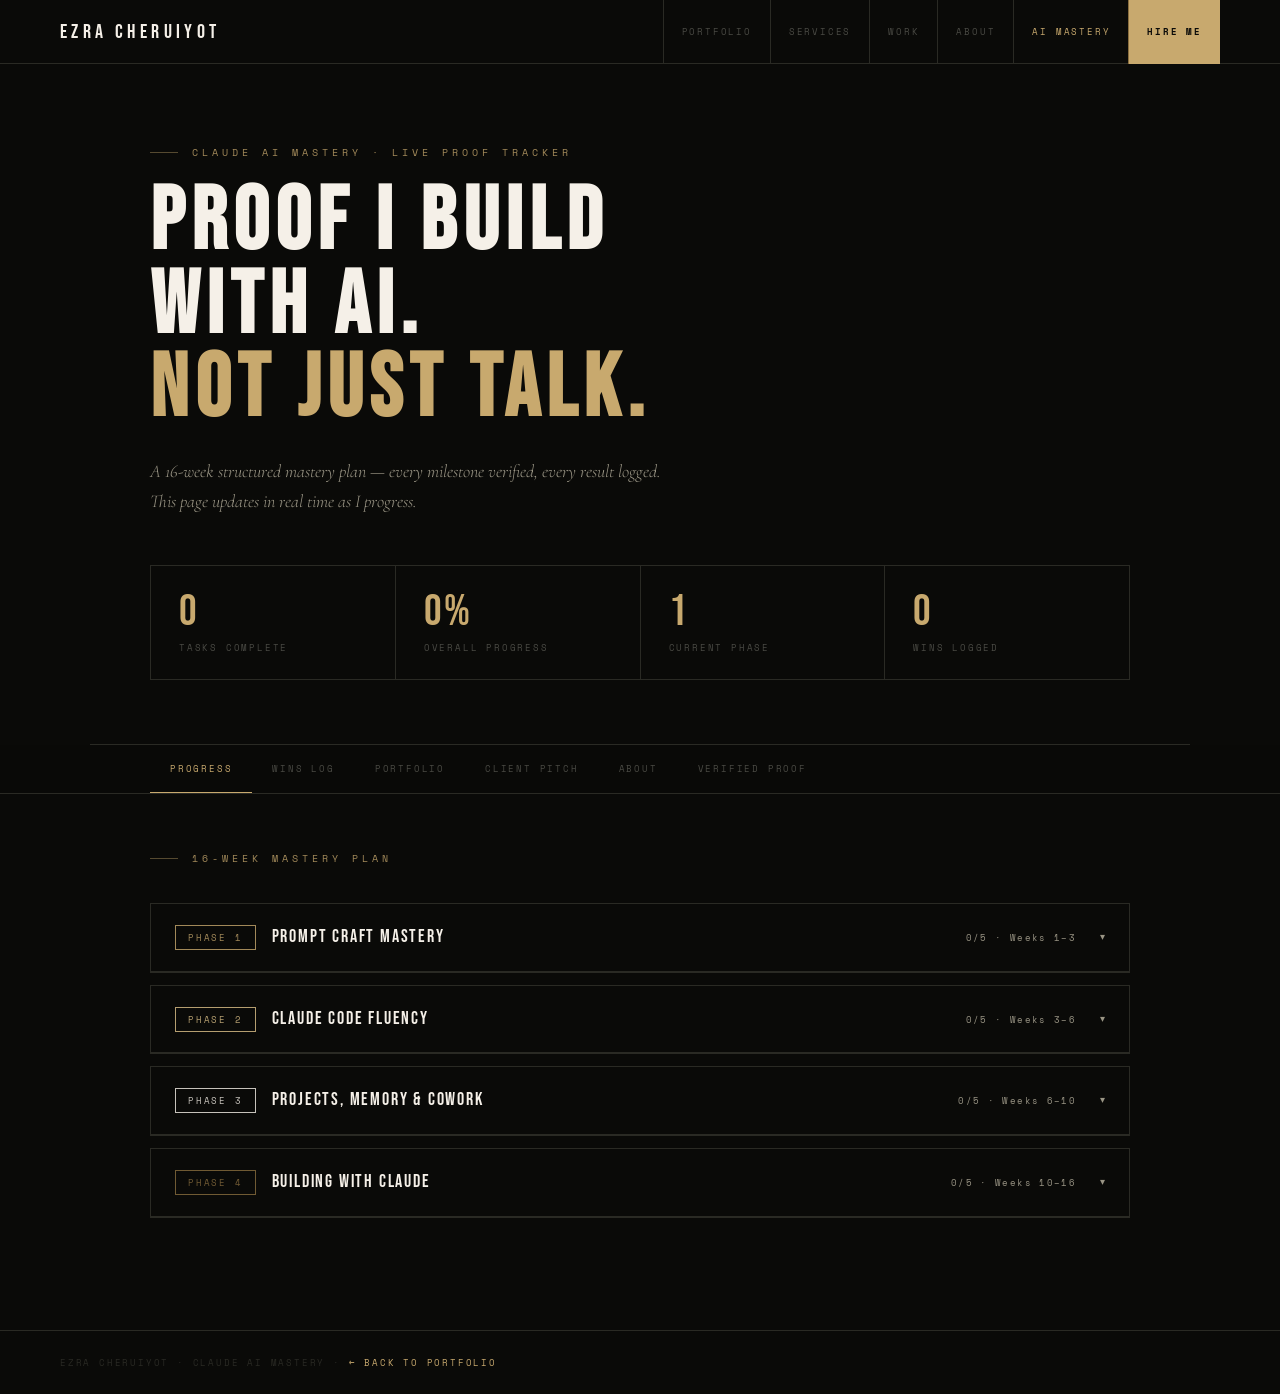
<file: mastery.html>
﻿<!DOCTYPE html>
<html lang="en">
<head>
<meta charset="UTF-8"/>
<meta name="viewport" content="width=device-width,initial-scale=1"/>
<title>Ezra Cheruiyot — Claude AI Mastery</title>
<link href="https://fonts.googleapis.com/css2?family=Bebas+Neue&family=Cormorant+Garamond:ital,wght@0,300;0,400;0,600;1,300;1,400&family=Space+Mono:wght@400;700&display=swap" rel="stylesheet"/>
<style>
*{margin:0;padding:0;box-sizing:border-box;}
:root{
  --ink:#0a0a08;
  --parchment:#f5f0e8;
  --gold:#c8a96e;
  --gold-light:#e0c48a;
  --gold-dark:#8a6e3e;
  --warm-white:#faf7f2;
  --ash:#2a2a24;
  --mist:#9a9585;
  --ghost:#4a4a44;
  --divider:#e8e3d8;
}
html{scroll-behavior:smooth;}
body{background:var(--ink);color:var(--parchment);font-family:'Cormorant Garamond',serif;font-size:16px;line-height:1.7;overflow-x:hidden;-webkit-font-smoothing:antialiased;}

/* NAV */
nav{position:sticky;top:0;z-index:100;background:var(--ink);display:flex;align-items:center;justify-content:space-between;padding:0 60px;border-bottom:1px solid var(--ash);height:64px;}
.nav-wordmark{font-family:'Bebas Neue',sans-serif;font-size:20px;letter-spacing:0.22em;color:var(--parchment);text-decoration:none;}
.nav-links{display:flex;align-items:center;gap:0;}
.nav-links a{font-family:'Space Mono',monospace;font-size:9px;letter-spacing:0.2em;text-transform:uppercase;color:var(--ghost);text-decoration:none;padding:0 18px;border-left:1px solid var(--ash);height:64px;display:flex;align-items:center;transition:color 0.2s;}
.nav-links a:hover{color:var(--gold);}
.nav-links a.active{color:var(--gold);}

/* HERO */
.hero{padding:80px 60px 64px;border-bottom:1px solid var(--ash);max-width:1100px;margin:0 auto;}
.hero-label{font-family:'Space Mono',monospace;font-size:10px;letter-spacing:0.4em;color:var(--gold);text-transform:uppercase;display:flex;align-items:center;gap:14px;margin-bottom:20px;opacity:0.8;}
.hero-label::before{content:'';display:block;width:28px;height:1px;background:var(--gold);opacity:0.5;}
.hero h1{font-family:'Bebas Neue',sans-serif;font-size:clamp(48px,7vw,88px);letter-spacing:0.08em;color:var(--parchment);line-height:0.95;margin-bottom:24px;}
.hero h1 span{color:var(--gold);}
.hero-sub{font-family:'Cormorant Garamond',serif;font-style:italic;font-weight:300;font-size:18px;color:var(--mist);max-width:520px;line-height:1.7;margin-bottom:48px;}
.hero-stats{display:grid;grid-template-columns:repeat(4,1fr);gap:1px;background:var(--ash);border:1px solid var(--ash);}
.stat-block{background:var(--ink);padding:24px 28px;}
.stat-num{font-family:'Bebas Neue',sans-serif;font-size:44px;color:var(--gold);letter-spacing:0.04em;line-height:1;display:block;}
.stat-label{font-family:'Space Mono',monospace;font-size:9px;letter-spacing:0.2em;color:var(--ghost);text-transform:uppercase;margin-top:6px;display:block;}

/* TAB NAV */
.tab-nav{position:sticky;top:64px;z-index:99;background:rgba(10,10,8,0.95);backdrop-filter:blur(12px);border-bottom:1px solid var(--ash);}
.tab-nav-inner{max-width:1100px;margin:0 auto;padding:0 60px;display:flex;overflow-x:auto;scrollbar-width:none;}
.tab-nav-inner::-webkit-scrollbar{display:none;}
.tab-btn{font-family:'Space Mono',monospace;font-size:9px;letter-spacing:0.2em;text-transform:uppercase;color:var(--ghost);background:none;border:none;border-bottom:1px solid transparent;padding:0 20px;height:48px;cursor:pointer;white-space:nowrap;transition:color 0.2s;}
.tab-btn:hover{color:var(--parchment);}
.tab-btn.active{color:var(--gold);border-bottom-color:var(--gold);}

/* MAIN */
.main{max-width:1100px;margin:0 auto;padding:56px 60px 100px;}
.view{display:none;}
.view.active{display:block;}
.section-label{font-family:'Space Mono',monospace;font-size:10px;letter-spacing:0.4em;color:var(--gold);text-transform:uppercase;display:flex;align-items:center;gap:14px;margin-bottom:36px;opacity:0.8;}
.section-label::before{content:'';display:block;width:28px;height:1px;background:var(--gold);opacity:0.5;}

/* PHASE CARDS */
.phase-card{border:1px solid var(--ash);margin-bottom:12px;overflow:hidden;}
.phase-header{display:flex;align-items:center;gap:16px;padding:18px 24px;cursor:pointer;user-select:none;transition:background 0.15s;}
.phase-header:hover{background:var(--ash);}
.phase-num{font-family:'Space Mono',monospace;font-size:9px;letter-spacing:0.2em;padding:4px 12px;border:1px solid;text-transform:uppercase;white-space:nowrap;}
.phase-title{font-family:'Bebas Neue',sans-serif;font-size:18px;letter-spacing:0.1em;color:var(--parchment);flex:1;}
.phase-meta{font-family:'Space Mono',monospace;font-size:9px;color:var(--mist);white-space:nowrap;letter-spacing:0.15em;}
.phase-chevron{font-size:10px;color:var(--mist);transition:transform 0.2s;margin-left:8px;}
.phase-card.open .phase-chevron{transform:rotate(180deg);}
.phase-bar{height:1px;background:var(--ash);}
.phase-bar-fill{height:1px;transition:width 0.5s;}
.phase-body{display:none;padding:8px 0;}
.phase-card.open .phase-body{display:block;}
.milestone-row{display:flex;align-items:flex-start;gap:14px;padding:12px 24px;cursor:pointer;transition:background 0.15s;}
.milestone-row:hover{background:rgba(200,169,110,0.04);}
.cb{width:16px;height:16px;border:1px solid var(--ash);display:flex;align-items:center;justify-content:center;flex-shrink:0;margin-top:3px;transition:all 0.15s;}
.cb.done{border-color:var(--gold);background:var(--gold);}
.cb svg{display:none;}
.cb.done svg{display:block;}
.ms-text{flex:1;}
.ms-title{font-family:'Cormorant Garamond',serif;font-size:15px;color:var(--parchment);line-height:1.5;}
.ms-title.done{color:var(--mist);text-decoration:line-through;text-decoration-color:var(--ash);}
.ms-meta{font-family:'Space Mono',monospace;font-size:10px;color:var(--mist);margin-top:3px;letter-spacing:0.08em;}
.phase-deliverable{margin:8px 24px 16px;padding:12px 16px;border:1px solid var(--ash);background:rgba(200,169,110,0.04);}
.phase-deliverable-label{font-family:'Space Mono',monospace;font-size:9px;letter-spacing:0.2em;color:var(--gold);text-transform:uppercase;margin-bottom:6px;opacity:0.8;}
.phase-deliverable-text{font-family:'Cormorant Garamond',serif;font-size:14px;color:var(--mist);line-height:1.6;}

/* WINS */
.wins-form{display:flex;gap:10px;margin-bottom:32px;flex-wrap:wrap;border:1px solid var(--ash);padding:20px 24px;}
.wins-form input,.wins-form select{background:transparent;border:none;border-bottom:1px solid var(--ash);color:var(--parchment);padding:8px 0;font-family:'Cormorant Garamond',serif;font-size:15px;outline:none;transition:border-color 0.2s;}
.wins-form input{flex:1;min-width:200px;}
.wins-form input::placeholder{color:var(--mist);}
.wins-form input:focus,.wins-form select:focus{border-bottom-color:var(--gold);}
.wins-form select{background:var(--ink);color:var(--parchment);font-family:'Space Mono',monospace;font-size:10px;letter-spacing:0.1em;padding:8px 4px;cursor:pointer;}
.btn-gold{font-family:'Space Mono',monospace;font-size:9px;letter-spacing:0.25em;text-transform:uppercase;background:var(--gold);color:var(--ink);border:none;padding:10px 24px;cursor:pointer;font-weight:700;transition:background 0.2s;white-space:nowrap;}
.btn-gold:hover{background:var(--gold-light);}
.btn-ghost{font-family:'Space Mono',monospace;font-size:9px;letter-spacing:0.2em;text-transform:uppercase;background:transparent;color:var(--ghost);border:1px solid var(--ash);padding:10px 20px;cursor:pointer;transition:color 0.2s,border-color 0.2s;}
.btn-ghost:hover{color:var(--gold);border-color:var(--gold);}
.win-item{display:flex;align-items:flex-start;gap:14px;padding:16px 20px;border:1px solid var(--ash);margin-bottom:8px;animation:fadeUp 0.2s ease;}
@keyframes fadeUp{from{opacity:0;transform:translateY(-4px);}to{opacity:1;transform:translateY(0);}}
.win-dot{width:6px;height:6px;margin-top:7px;flex-shrink:0;}
.win-body{flex:1;}
.win-text{font-family:'Cormorant Garamond',serif;font-size:15px;color:var(--parchment);line-height:1.5;}
.win-meta{font-family:'Space Mono',monospace;font-size:10px;color:var(--mist);margin-top:4px;letter-spacing:0.1em;}
.win-del{background:none;border:none;color:var(--ash);cursor:pointer;font-size:18px;padding:0 4px;line-height:1;transition:color 0.15s;}
.win-del:hover{color:var(--gold);}
.empty{text-align:center;padding:48px 0;font-family:'Space Mono',monospace;font-size:10px;color:var(--ash);letter-spacing:0.15em;text-transform:uppercase;}

/* PORTFOLIO GRID */
.portfolio-grid{display:grid;grid-template-columns:repeat(auto-fill,minmax(260px,1fr));gap:1px;background:var(--ash);margin-bottom:32px;}
.portfolio-item{background:var(--ink);padding:28px 24px;border-top:2px solid;}
.portfolio-item-phase{font-family:'Space Mono',monospace;font-size:9px;letter-spacing:0.2em;text-transform:uppercase;margin-bottom:12px;opacity:0.8;}
.portfolio-item-title{font-family:'Bebas Neue',sans-serif;font-size:20px;letter-spacing:0.08em;color:var(--parchment);margin-bottom:8px;}
.portfolio-item-desc{font-family:'Cormorant Garamond',serif;font-size:13px;color:var(--mist);line-height:1.6;margin-bottom:16px;}
.portfolio-progress-label{font-family:'Space Mono',monospace;font-size:9px;letter-spacing:0.15em;color:var(--mist);}
.portfolio-bar-bg{height:1px;background:var(--ash);margin-top:8px;}
.portfolio-bar-fill{height:1px;transition:width 0.5s;}
.share-block{border:1px solid var(--ash);padding:28px 32px;}
.share-block-label{font-family:'Space Mono',monospace;font-size:9px;letter-spacing:0.3em;color:var(--gold);text-transform:uppercase;margin-bottom:12px;opacity:0.8;}
.share-block-text{font-family:'Cormorant Garamond',serif;font-size:15px;color:var(--mist);line-height:1.7;margin-bottom:20px;}
.share-actions{display:flex;gap:10px;flex-wrap:wrap;}

/* PITCH */
.pitch-block{border-left:2px solid var(--ash);padding:16px 20px;margin-bottom:12px;transition:border-color 0.2s;}
.pitch-block:hover{border-left-color:var(--gold);}
.pitch-block-label{font-family:'Space Mono',monospace;font-size:9px;letter-spacing:0.3em;color:var(--gold);text-transform:uppercase;margin-bottom:10px;opacity:0.8;}
.pitch-block-text{font-family:'Cormorant Garamond',serif;font-size:16px;color:var(--parchment);line-height:1.8;}
.pitch-actions{display:flex;gap:10px;flex-wrap:wrap;margin-top:32px;padding-top:24px;border-top:1px solid var(--ash);}

/* VERIFIED PROOF */
.verified-empty{text-align:center;padding:64px 0;font-family:'Space Mono',monospace;font-size:10px;color:var(--ash);letter-spacing:0.15em;text-transform:uppercase;}
.verified-last{border:1px solid var(--gold);padding:28px 32px;margin-bottom:24px;position:relative;}
.verified-last-label{font-family:'Space Mono',monospace;font-size:9px;letter-spacing:0.35em;color:var(--gold);text-transform:uppercase;margin-bottom:16px;opacity:0.8;}
.verified-last-concept{font-family:'Bebas Neue',sans-serif;font-size:28px;letter-spacing:0.08em;color:var(--parchment);line-height:1;margin-bottom:10px;}
.verified-last-built{font-family:'Cormorant Garamond',serif;font-size:15px;color:var(--mist);line-height:1.7;margin-bottom:16px;}
.verified-last-meta{display:flex;align-items:center;gap:16px;flex-wrap:wrap;}
.verified-badge{font-family:'Space Mono',monospace;font-size:9px;letter-spacing:0.15em;text-transform:uppercase;background:var(--gold);color:var(--ink);padding:4px 12px;font-weight:700;}
.verified-date{font-family:'Space Mono',monospace;font-size:9px;letter-spacing:0.15em;color:var(--mist);}
.verified-log-label{font-family:'Space Mono',monospace;font-size:9px;letter-spacing:0.3em;color:var(--gold);text-transform:uppercase;margin:32px 0 16px;opacity:0.7;}
.verified-entry{display:flex;align-items:flex-start;gap:14px;padding:16px 20px;border:1px solid var(--ash);margin-bottom:8px;}
.verified-entry-dot{width:6px;height:6px;background:var(--gold);flex-shrink:0;margin-top:7px;}
.verified-entry-body{flex:1;}
.verified-entry-concept{font-family:'Cormorant Garamond',serif;font-size:15px;color:var(--parchment);line-height:1.5;margin-bottom:4px;}
.verified-entry-built{font-family:'Cormorant Garamond',serif;font-size:13px;color:var(--mist);line-height:1.5;margin-bottom:8px;}
.verified-entry-footer{display:flex;align-items:center;gap:10px;flex-wrap:wrap;}
.verified-entry-date{font-family:'Space Mono',monospace;font-size:9px;color:var(--mist);letter-spacing:0.1em;}
.verified-tag{font-family:'Space Mono',monospace;font-size:9px;padding:2px 8px;border:1px solid var(--ash);color:var(--ash);letter-spacing:0.08em;}
.report-section-label{font-family:'Space Mono',monospace;font-size:9px;letter-spacing:0.3em;color:var(--gold);text-transform:uppercase;margin:40px 0 16px;opacity:0.7;display:flex;align-items:center;gap:14px;}
.report-section-label::before{content:'';display:block;width:28px;height:1px;background:var(--gold);opacity:0.5;}
.report-block{border:1px solid var(--ash);padding:24px 28px;margin-bottom:12px;}
.report-block-date{font-family:'Space Mono',monospace;font-size:9px;letter-spacing:0.2em;color:var(--gold);text-transform:uppercase;margin-bottom:6px;opacity:0.8;}
.report-block-focus{font-family:'Bebas Neue',sans-serif;font-size:18px;letter-spacing:0.1em;color:var(--parchment);margin-bottom:16px;}
.report-block-caps{list-style:none;margin-bottom:16px;}
.report-block-caps li{font-family:'Cormorant Garamond',serif;font-size:14px;color:var(--mist);line-height:1.7;padding:6px 0;border-bottom:1px solid var(--ash);display:flex;gap:10px;}
.report-block-caps li::before{content:'→';color:var(--gold);opacity:0.7;flex-shrink:0;}
.report-block-gap{font-family:'Space Mono',monospace;font-size:9px;letter-spacing:0.1em;color:var(--ash);margin-top:12px;}

/* ABOUT */
.about-grid{display:grid;grid-template-columns:1fr 1fr;gap:1px;background:var(--ash);margin-bottom:32px;}
.about-card{background:var(--ink);padding:28px 24px;}
.about-card-label{font-family:'Space Mono',monospace;font-size:9px;letter-spacing:0.25em;color:var(--gold);text-transform:uppercase;margin-bottom:12px;opacity:0.8;}
.about-card-title{font-family:'Bebas Neue',sans-serif;font-size:20px;letter-spacing:0.1em;color:var(--parchment);margin-bottom:12px;}
.about-card-text{font-family:'Cormorant Garamond',serif;font-size:14px;color:var(--mist);line-height:1.7;}
.tools-list{display:flex;flex-wrap:wrap;gap:8px;margin-top:12px;}
.tool-tag{font-family:'Space Mono',monospace;font-size:9px;padding:4px 12px;border:1px solid var(--ash);color:var(--mist);letter-spacing:0.08em;}
.back-office-block{border:1px solid var(--gold);padding:28px 32px;margin-top:1px;}
.back-office-label{font-family:'Space Mono',monospace;font-size:9px;letter-spacing:0.35em;color:var(--gold);text-transform:uppercase;margin-bottom:12px;opacity:0.8;}
.back-office-title{font-family:'Bebas Neue',sans-serif;font-size:28px;letter-spacing:0.1em;color:var(--parchment);margin-bottom:12px;}
.back-office-text{font-family:'Cormorant Garamond',serif;font-size:15px;color:var(--mist);line-height:1.8;}

/* FOOTER */
footer{border-top:1px solid var(--ash);padding:24px 60px;display:flex;justify-content:space-between;align-items:center;flex-wrap:wrap;gap:12px;}
.footer-text{font-family:'Space Mono',monospace;font-size:9px;letter-spacing:0.2em;color:var(--ash);text-transform:uppercase;}

/* MOBILE NAV */
.nav-hamburger{display:none;flex-direction:column;justify-content:center;gap:5px;cursor:pointer;background:none;border:none;padding:8px;z-index:200;}
.nav-hamburger span{display:block;width:22px;height:1.5px;background:var(--parchment);transition:transform 0.3s,opacity 0.3s;}
.nav-hamburger.open span:nth-child(1){transform:translateY(6.5px) rotate(45deg);}
.nav-hamburger.open span:nth-child(2){opacity:0;}
.nav-hamburger.open span:nth-child(3){transform:translateY(-6.5px) rotate(-45deg);}
.nav-mobile-menu{display:none;position:fixed;top:64px;left:0;right:0;bottom:0;background:var(--ink);z-index:99;flex-direction:column;padding:32px 24px;border-top:1px solid var(--ash);overflow-y:auto;}
.nav-mobile-menu.open{display:flex;}
.nav-mobile-menu a{font-family:'Space Mono',monospace;font-size:11px;letter-spacing:0.25em;text-transform:uppercase;color:var(--ghost);text-decoration:none;padding:20px 0;border-bottom:1px solid var(--ash);transition:color 0.2s;}
.nav-mobile-menu a:hover{color:var(--gold);}
.nav-mobile-menu a.mob-active{color:var(--gold);}
.nav-mobile-menu .mob-cta{margin-top:28px;background:var(--gold);color:var(--ink);text-align:center;padding:18px 24px;font-weight:700;border:none;}
.nav-mobile-menu .mob-cta:hover{background:var(--gold-light);color:var(--ink);}

/* RESPONSIVE */
@media(max-width:900px){
  nav{padding:0 24px;}
  .nav-links{display:none;}
  .nav-hamburger{display:flex;}
  .hero{padding:48px 24px 40px;}
  .hero-stats{grid-template-columns:1fr 1fr;}
  .tab-nav-inner{padding:0 24px;}
  .main{padding:40px 24px 80px;}
  .about-grid{grid-template-columns:1fr;}
  footer{padding:20px 24px;}
}
@media(max-width:540px){
  .hero-stats{grid-template-columns:1fr 1fr;}
  .wins-form{flex-direction:column;}
  .wins-form input,.wins-form select{width:100%;}
}
</style>
</head>
<body>

<nav>
  <a href="index.html" class="nav-wordmark">Ezra Cheruiyot</a>
  <div class="nav-links">
    <a href="index.html">Portfolio</a>
    <a href="index.html#services">Services</a>
    <a href="index.html#work">Work</a>
    <a href="index.html#about">About</a>
    <a href="mastery.html" class="active">AI Mastery</a>
    <a href="https://wa.me/254746604694?text=Hi%20Ezra%2C%20I%27d%20like%20to%20discuss%20a%20project%20with%20you." target="_blank" rel="noopener" style="background:var(--gold);color:var(--ink);font-weight:700;border-left:1px solid var(--gold-dark);">Hire Me</a>
  </div>
  <button class="nav-hamburger" id="navHamburger" aria-label="Open menu">
    <span></span><span></span><span></span>
  </button>
</nav>

<!-- MOBILE MENU -->
<div class="nav-mobile-menu" id="mobileMenu">
  <a href="index.html">Portfolio</a>
  <a href="index.html#services">Services</a>
  <a href="index.html#work">Work</a>
  <a href="index.html#about">About</a>
  <a href="mastery.html" class="mob-active">AI Mastery</a>
  <a href="https://wa.me/254746604694?text=Hi%20Ezra%2C%20I%27d%20like%20to%20discuss%20a%20project%20with%20you." class="mob-cta" target="_blank" rel="noopener">Hire Me</a>
</div>

<div class="hero">
  <div class="hero-label">Claude AI Mastery · Live proof tracker</div>
  <h1>Proof I build<br>with AI.<br><span>Not just talk.</span></h1>
  <p class="hero-sub">A 16-week structured mastery plan — every milestone verified, every result logged. This page updates in real time as I progress.</p>
  <div class="hero-stats">
    <div class="stat-block">
      <span class="stat-num" id="stat-done">0</span>
      <span class="stat-label">Tasks complete</span>
    </div>
    <div class="stat-block">
      <span class="stat-num" id="stat-pct">0%</span>
      <span class="stat-label">Overall progress</span>
    </div>
    <div class="stat-block">
      <span class="stat-num" id="stat-phase">1</span>
      <span class="stat-label">Current phase</span>
    </div>
    <div class="stat-block">
      <span class="stat-num" id="stat-wins">0</span>
      <span class="stat-label">Wins logged</span>
    </div>
  </div>
</div>

<div class="tab-nav">
  <div class="tab-nav-inner">
    <button class="tab-btn active" onclick="switchTab('progress',this)">Progress</button>
    <button class="tab-btn" onclick="switchTab('wins',this)">Wins log</button>
    <button class="tab-btn" onclick="switchTab('portfolio',this)">Portfolio</button>
    <button class="tab-btn" onclick="switchTab('pitch',this)">Client pitch</button>
    <button class="tab-btn" onclick="switchTab('about',this)">About</button>
    <button class="tab-btn" onclick="switchTab('verified',this);loadVerified();">Verified proof</button>
  </div>
</div>

<main class="main">

  <!-- PROGRESS -->
  <div id="view-progress" class="view active">
    <div class="section-label">16-week mastery plan</div>
    <div id="phases-container"></div>
  </div>

  <!-- WINS -->
  <div id="view-wins" class="view">
    <div class="section-label">Real results, logged as they happen</div>
    <div class="wins-form">
      <input type="text" id="win-input" placeholder="e.g. Built a landing page in 20 mins using Claude Code..."/>
      <select id="win-phase">
        <option value="1">Phase 1</option>
        <option value="2">Phase 2</option>
        <option value="3">Phase 3</option>
        <option value="4">Phase 4</option>
      </select>
      <button class="btn-gold" onclick="addWin()">+ Log win</button>
    </div>
    <div id="wins-list"></div>
  </div>

  <!-- PORTFOLIO -->
  <div id="view-portfolio" class="view">
    <div class="section-label">Verified deliverables</div>
    <div id="portfolio-grid" class="portfolio-grid"></div>
    <div class="share-block">
      <div class="share-block-label">Share this page</div>
      <p class="share-block-text">This page lives at a shareable link. Open it on your phone or laptop and hand it to a prospective client. The wins log and completed phases tell the whole story — no explanation needed.</p>
      <div class="share-actions">
        <button class="btn-gold" onclick="window.print()">Print / Save PDF</button>
        <button class="btn-ghost" onclick="copyLink()">Copy page link</button>
      </div>
    </div>
  </div>

  <!-- PITCH -->
  <div id="view-pitch" class="view">
    <div class="section-label">Live client pitch — updates as you progress</div>
    <div id="pitch-content"></div>
    <div class="pitch-actions">
      <button class="btn-gold" onclick="copyPitch()">Copy pitch text</button>
      <button class="btn-ghost" onclick="window.print()">Print as PDF</button>
    </div>
  </div>

  <!-- ABOUT -->
  <div id="view-about" class="view">
    <div class="section-label">Background</div>
    <div class="about-grid">
      <div class="about-card">
        <div class="about-card-label">Who I am</div>
        <div class="about-card-title">Ezra Cheruiyot</div>
        <div class="about-card-text">Digital Marketing Specialist based in Nairobi, Kenya. I use Claude AI daily — for strategy, content, web pages, and client work. This page tracks how deep the mastery goes.</div>
      </div>
      <div class="about-card">
        <div class="about-card-label">What this is</div>
        <div class="about-card-title">Proof of work</div>
        <div class="about-card-text">A live 16-week mastery plan. Every milestone completed is verified here. Every real result is logged. This isn't a course certificate — it's documented evidence of capability.</div>
      </div>
      <div class="about-card">
        <div class="about-card-label">Tools I use</div>
        <div class="about-card-title">The stack</div>
        <div class="about-card-text">
          <div class="tools-list">
            <span class="tool-tag">Claude AI</span>
            <span class="tool-tag">Claude Code</span>
            <span class="tool-tag">VS Code</span>
            <span class="tool-tag">Cowork</span>
            <span class="tool-tag">Canva</span>
            <span class="tool-tag">Meta Ads</span>
            <span class="tool-tag">Netlify</span>
            <span class="tool-tag">Mailchimp</span>
          </div>
        </div>
      </div>
      <div class="about-card">
        <div class="about-card-label">What I offer</div>
        <div class="about-card-title">AI-powered delivery</div>
        <div class="about-card-text">Strategy, Meta Ads, content creation, and email marketing — all delivered faster and at a quality level that would cost 3–5× more from a traditional agency. Human-directed, AI-assisted.</div>
      </div>
    </div>
    <div class="back-office-block">
      <div class="back-office-label">Coming soon · Micro-agency concept</div>
      <div class="back-office-title">The Back Office</div>
      <p class="back-office-text">A premium AI-powered digital marketing service built for Nairobi businesses — strategy, content, ads, and brand assets delivered with the speed of AI and the judgment of a senior marketer. Not a freelancer. Not an agency. Something in between, and better than both. Phase 4 of this mastery plan is where it launches.</p>
    </div>
  </div>

  <!-- VERIFIED PROOF -->
  <div id="view-verified" class="view">
    <div class="section-label">Comprehension-verified learning log</div>
    <div id="verified-content"><div class="verified-empty">Loading verified entries...</div></div>
  </div>

</main>

<footer>
  <span class="footer-text">Ezra Cheruiyot · Claude AI Mastery · <a href="index.html" style="color:var(--gold);text-decoration:none;">← Back to portfolio</a></span>
  <span class="footer-text" id="last-updated"></span>
</footer>

<script>
const PHASES=[
  {
    id:1,name:"Prompt craft mastery",weeks:"Weeks 1–3",color:"#c8a96e",
    milestones:[
      {id:"1a",text:"Master role + context + format prompting",meta:"Apply to 5 real work tasks"},
      {id:"1b",text:"Build personal prompt library — 10+ reusable templates",meta:"Social captions, ad copy, briefs, emails"},
      {id:"1c",text:"Learn chain prompting vs. single prompts",meta:"Know when to use each"},
      {id:"1d",text:"Set up system instructions for brand voice inside a Claude Project",meta:"Tone, style, audience baked in"},
      {id:"1e",text:"Cut revision cycles in half on one content type",meta:"Measure before vs. after"}
    ],
    deliverable:"Personal prompt library — 10+ reusable templates for daily digital marketing tasks"
  },
  {
    id:2,name:"Claude Code fluency",weeks:"Weeks 3–6",color:"#e0c48a",
    milestones:[
      {id:"2a",text:"Refactor an existing page via Claude Code",meta:"Cleaner code, same output"},
      {id:"2b",text:"Debug using terminal error output directly",meta:"Paste errors, let Claude fix them"},
      {id:"2c",text:"Build a reusable landing page template system",meta:"Assemble pages without rebuilding from scratch"},
      {id:"2d",text:"Use Claude Code for copy and content inside VS Code",meta:"Without leaving the editor"},
      {id:"2e",text:"Ship one page faster than ever before",meta:"Log the time saved as a win"}
    ],
    deliverable:"Reusable landing page system — components any client can build on"
  },
  {
    id:3,name:"Projects, memory & Cowork",weeks:"Weeks 6–10",color:"#f5f0e8",
    milestones:[
      {id:"3a",text:"Create a Claude Project for client work",meta:"Brand voice, tone, audience baked in"},
      {id:"3b",text:"Configure memory with key preferences",meta:"Formats, style, recurring context"},
      {id:"3c",text:"First Cowork automation — one repetitive task",meta:"File management or content batch"},
      {id:"3d",text:"Process a full content batch in one session",meta:"Multiple pieces, not one by one"},
      {id:"3e",text:"Measure time saved vs. old workflow",meta:"Numbers make the best proof"}
    ],
    deliverable:"Configured Project + one working Cowork automation for batch content"
  },
  {
    id:4,name:"Building with Claude",weeks:"Weeks 10–16",color:"#8a6e3e",
    milestones:[
      {id:"4a",text:"Build one internal tool for your own workflow",meta:"Content generator, brief form, or dashboard"},
      {id:"4b",text:"Build one client-facing tool",meta:"Social post generator or proposal drafter"},
      {id:"4c",text:"Complete first Back Office outreach — 3 Nairobi businesses",meta:"Use your pitch script from this page"},
      {id:"4d",text:"Land first paying Back Office client",meta:"The real proof of concept"},
      {id:"4e",text:"Document results with specifics",meta:"Screenshots, metrics, testimonial"}
    ],
    deliverable:"First paying Back Office client + documented portfolio proof — real results, real numbers"
  }
];

let state={checked:{},wins:[],nextWinId:1};

function load(){try{const s=localStorage.getItem('ezra_mastery_v3');if(s)state=JSON.parse(s);}catch(e){}}
function save(){try{localStorage.setItem('ezra_mastery_v3',JSON.stringify(state));document.getElementById('last-updated').textContent='Updated '+new Date().toLocaleDateString('en-GB',{day:'numeric',month:'short',year:'numeric'});}catch(e){}}

function getStats(){
  const total=PHASES.reduce((s,p)=>s+p.milestones.length,0);
  const done=Object.values(state.checked).filter(Boolean).length;
  const pct=Math.round(done/total*100);
  let phase=4;
  for(let p of PHASES){if(p.milestones.some(m=>!state.checked[m.id])){phase=p.id;break;}}
  return{total,done,pct,phase};
}

function updateStats(){
  const s=getStats();
  document.getElementById('stat-done').textContent=s.done;
  document.getElementById('stat-pct').textContent=s.pct+'%';
  document.getElementById('stat-phase').textContent=s.phase;
  document.getElementById('stat-wins').textContent=state.wins.length;
}

function renderProgress(){
  const c=document.getElementById('phases-container');
  c.innerHTML='';
  PHASES.forEach(p=>{
    const done=p.milestones.filter(m=>state.checked[m.id]).length;
    const pct=Math.round(done/p.milestones.length*100);
    const card=document.createElement('div');
    card.className='phase-card';
    card.innerHTML=`
      <div class="phase-header" onclick="togglePhase(this.parentElement)">
        <span class="phase-num" style="color:${p.color};border-color:${p.color};opacity:0.8;">Phase ${p.id}</span>
        <span class="phase-title">${p.name}</span>
        <span class="phase-meta">${done}/${p.milestones.length} · ${p.weeks}</span>
        <span class="phase-chevron">▾</span>
      </div>
      <div class="phase-bar"><div class="phase-bar-fill" style="width:${pct}%;background:${p.color};"></div></div>
      <div class="phase-body">
        ${p.milestones.map(m=>`
          <div class="milestone-row" onclick="toggle('${m.id}')">
            <div class="cb ${state.checked[m.id]?'done':''}">
              <svg width="9" height="7" viewBox="0 0 9 7" fill="none"><path d="M1 3.5L3 5.5L8 1" stroke="#0a0a08" stroke-width="1.5" stroke-linecap="round" stroke-linejoin="round"/></svg>
            </div>
            <div class="ms-text">
              <div class="ms-title ${state.checked[m.id]?'done':''}">${m.text}</div>
              <div class="ms-meta">${m.meta}</div>
            </div>
          </div>
        `).join('')}
        <div class="phase-deliverable">
          <div class="phase-deliverable-label">Deliverable</div>
          <div class="phase-deliverable-text">${p.deliverable}</div>
        </div>
      </div>
    `;
    c.appendChild(card);
  });
}

function togglePhase(card){card.classList.toggle('open');}

function toggle(id){
  state.checked[id]=!state.checked[id];
  save();renderProgress();renderPortfolio();renderPitch();updateStats();
}

function renderWins(){
  const list=document.getElementById('wins-list');
  document.getElementById('stat-wins').textContent=state.wins.length;
  if(!state.wins.length){
    list.innerHTML='<div class="empty">No wins logged yet — add your first one above</div>';return;
  }
  const colors=['#c8a96e','#e0c48a','#f5f0e8','#8a6e3e'];
  list.innerHTML=state.wins.slice().reverse().map(w=>`
    <div class="win-item">
      <div class="win-dot" style="background:${colors[w.phase-1]};width:6px;height:6px;flex-shrink:0;margin-top:7px;"></div>
      <div class="win-body">
        <div class="win-text">${w.text}</div>
        <div class="win-meta">Phase ${w.phase} · ${w.date}</div>
      </div>
      <button class="win-del" onclick="delWin(${w.id})" aria-label="Delete">×</button>
    </div>
  `).join('');
}

function addWin(){
  const inp=document.getElementById('win-input');
  const ph=parseInt(document.getElementById('win-phase').value);
  const txt=inp.value.trim();
  if(!txt)return;
  state.wins.push({id:state.nextWinId++,text:txt,phase:ph,date:new Date().toLocaleDateString('en-GB',{day:'numeric',month:'short',year:'numeric'})});
  inp.value='';
  save();renderWins();renderPitch();
}

function delWin(id){
  state.wins=state.wins.filter(w=>w.id!==id);
  save();renderWins();renderPitch();
}

function renderPortfolio(){
  const grid=document.getElementById('portfolio-grid');
  const active=PHASES.filter(p=>p.milestones.some(m=>state.checked[m.id]));
  if(!active.length){
    grid.innerHTML='<div class="empty" style="grid-column:1/-1;padding:48px 0;">Complete milestones to build your verified portfolio — each phase adds a card here</div>';
    return;
  }
  grid.innerHTML=active.map(p=>{
    const done=p.milestones.filter(m=>state.checked[m.id]).length;
    const pct=Math.round(done/p.milestones.length*100);
    return`<div class="portfolio-item" style="border-top-color:${p.color};">
      <div class="portfolio-item-phase" style="color:${p.color};">Phase ${p.id} · ${p.name}</div>
      <div class="portfolio-item-title">${p.deliverable.split('—')[0].trim()}</div>
      <div class="portfolio-item-desc">${p.deliverable}</div>
      <div class="portfolio-progress-label">${done}/${p.milestones.length} milestones · ${pct}%</div>
      <div class="portfolio-bar-bg"><div class="portfolio-bar-fill" style="width:${pct}%;background:${p.color};"></div></div>
    </div>`;
  }).join('');
}

function renderPitch(){
  const s=getStats();
  const completed=PHASES.filter(p=>p.milestones.every(m=>state.checked[m.id]));
  const winsCount=state.wins.length;
  const recentWins=state.wins.slice(-2).map(w=>w.text).join('; ');
  const weeksIn=(s.phase-1)*3;
  const blocks=[
    {
      label:"Opening",
      text:`I've spent ${weeksIn>0?weeksIn+'+':'the last few'} weeks systematically mastering Claude AI as a digital marketing tool — not just using it casually, but building real workflows, shipping real deliverables, and documenting every result on a live proof page.`
    },
    {
      label:"Proof of work",
      text:completed.length>0
        ?`I've completed ${completed.length} phase${completed.length>1?'s':''} of a structured 16-week mastery plan. Verified deliverables include: ${completed.map(p=>p.deliverable.split('—')[0].trim()).join(', ')}.`
        :`I'm in Phase ${s.phase} of a structured 16-week mastery plan — ${s.done} milestones verified and documented. The live proof page you're looking at right now is the evidence.`
    },
    {
      label:"What I can do for you",
      text:"I produce social content, ad copy, campaign strategies, landing pages, and branded materials — faster and at a quality level that would cost 3–5× more from a traditional agency. Every deliverable is AI-assisted but human-directed, strategy-first, and backed by real results."
    },
    {
      label:"Real results",
      text:winsCount>0
        ?`I've logged ${winsCount} real result${winsCount>1?'s':''} so far — including: ${recentWins||'time saved, content delivered, client work completed'}. All documented on this page.`
        :"Every result I produce gets logged on this page with specifics — time saved, output quality, turnaround speed. The numbers build quickly."
    },
    {
      label:"The Back Office",
      text:"I'm building a premium AI-powered marketing service for Nairobi businesses — The Back Office. Not a freelancer. Not an agency. A leaner, faster, and smarter alternative to both. If you want to be one of the first clients, the conversation starts on WhatsApp."
    },
    {
      label:"The ask",
      text:"I'm not asking you to take my word for it. Let me do one piece of work for you this week — on a trial basis — and you'll see the difference. If it doesn't deliver, you owe me nothing."
    }
  ];
  document.getElementById('pitch-content').innerHTML=blocks.map(b=>`
    <div class="pitch-block">
      <div class="pitch-block-label">${b.label}</div>
      <div class="pitch-block-text">${b.text}</div>
    </div>
  `).join('');
}

function switchTab(name,btn){
  document.querySelectorAll('.tab-btn').forEach(t=>t.classList.remove('active'));
  document.querySelectorAll('.view').forEach(v=>v.classList.remove('active'));
  btn.classList.add('active');
  document.getElementById('view-'+name).classList.add('active');
}

function copyLink(){
  navigator.clipboard.writeText(window.location.href).then(()=>alert('Link copied!')).catch(()=>alert('Copy the URL from your browser address bar.'));
}

function copyPitch(){
  const blocks=document.querySelectorAll('.pitch-block-text');
  const text=Array.from(blocks).map(b=>b.textContent).join('\n\n');
  navigator.clipboard.writeText(text).then(()=>alert('Pitch copied to clipboard!')).catch(()=>alert('Select the text manually to copy.'));
}


async function loadVerified(){
  const el=document.getElementById('verified-content');
  try{
    const res=await fetch('progress.json?t='+Date.now());
    if(!res.ok)throw new Error('not found');
    const data=await res.json();
    renderVerified(data);
  }catch(e){
    el.innerHTML='<div class="verified-empty">No verified entries yet — complete your first comprehension check to see results here</div>';
  }
}

function renderVerified(data){
  const el=document.getElementById('verified-content');
  if(!data.entries||!data.entries.length){
    el.innerHTML='<div class="verified-empty">No verified entries yet — complete your first comprehension check to see results here</div>';
    return;
  }
  const entries=[...data.entries].reverse();
  const last=entries[0];
  const log=entries.slice(1);
  let html=`
    <div class="verified-last">
      <div class="verified-last-label">Most recent · Verified entry</div>
      <div class="verified-last-concept">${last.concept}</div>
      <div class="verified-last-built">${last.built}</div>
      <div class="verified-last-meta">
        <span class="verified-badge">✓ Verified by Claude Code</span>
        <span class="verified-date">${last.date}</span>
        <span class="verified-date">Phase ${last.phase}</span>
      </div>
    </div>`;
  if(log.length){
    html+=`<div class="verified-log-label">Previous verified entries</div>`;
    html+=log.map(e=>`
      <div class="verified-entry">
        <div class="verified-entry-dot"></div>
        <div class="verified-entry-body">
          <div class="verified-entry-concept">${e.concept}</div>
          <div class="verified-entry-built">${e.built}</div>
          <div class="verified-entry-footer">
            <span class="verified-entry-date">${e.date}</span>
            <span class="verified-entry-date">Phase ${e.phase}</span>
            ${(e.tags||[]).map(t=>`<span class="verified-tag">${t}</span>`).join('')}
          </div>
        </div>
      </div>`).join('');
  }
  if(data.capabilityReports&&data.capabilityReports.length){
    html+=`<div class="report-section-label">Capability reports</div>`;
    html+=[...data.capabilityReports].reverse().map(r=>`
      <div class="report-block">
        <div class="report-block-date">${r.date}</div>
        <div class="report-block-focus">${r.sessionFocus}</div>
        <ul class="report-block-caps">${(r.capabilities||[]).map(c=>`<li>${c}</li>`).join('')}</ul>
        ${r.gaps&&r.gaps.length?`<div class="report-block-gap">Gap noted: ${r.gaps.join(' · ')}</div>`:''}
      </div>`).join('');
  }
  el.innerHTML=html;
}

load();updateStats();renderProgress();renderWins();renderPortfolio();renderPitch();
try{const lu=localStorage.getItem('ezra_mastery_v3');if(lu){const s=JSON.parse(lu);if(s.wins&&s.wins.length>0){const last=s.wins[s.wins.length-1];document.getElementById('last-updated').textContent='Updated '+last.date;}}}catch(e){}

(function(){
  var btn=document.getElementById('navHamburger');
  var menu=document.getElementById('mobileMenu');
  if(!btn||!menu)return;
  var links=menu.querySelectorAll('a');
  function close(){btn.classList.remove('open');menu.classList.remove('open');document.body.style.overflow='';}
  btn.addEventListener('click',function(){
    var open=menu.classList.toggle('open');
    btn.classList.toggle('open',open);
    document.body.style.overflow=open?'hidden':'';
  });
  links.forEach(function(a){if(!a.getAttribute('target'))a.addEventListener('click',close);});
})();
</script>
</body>
</html>
</file>
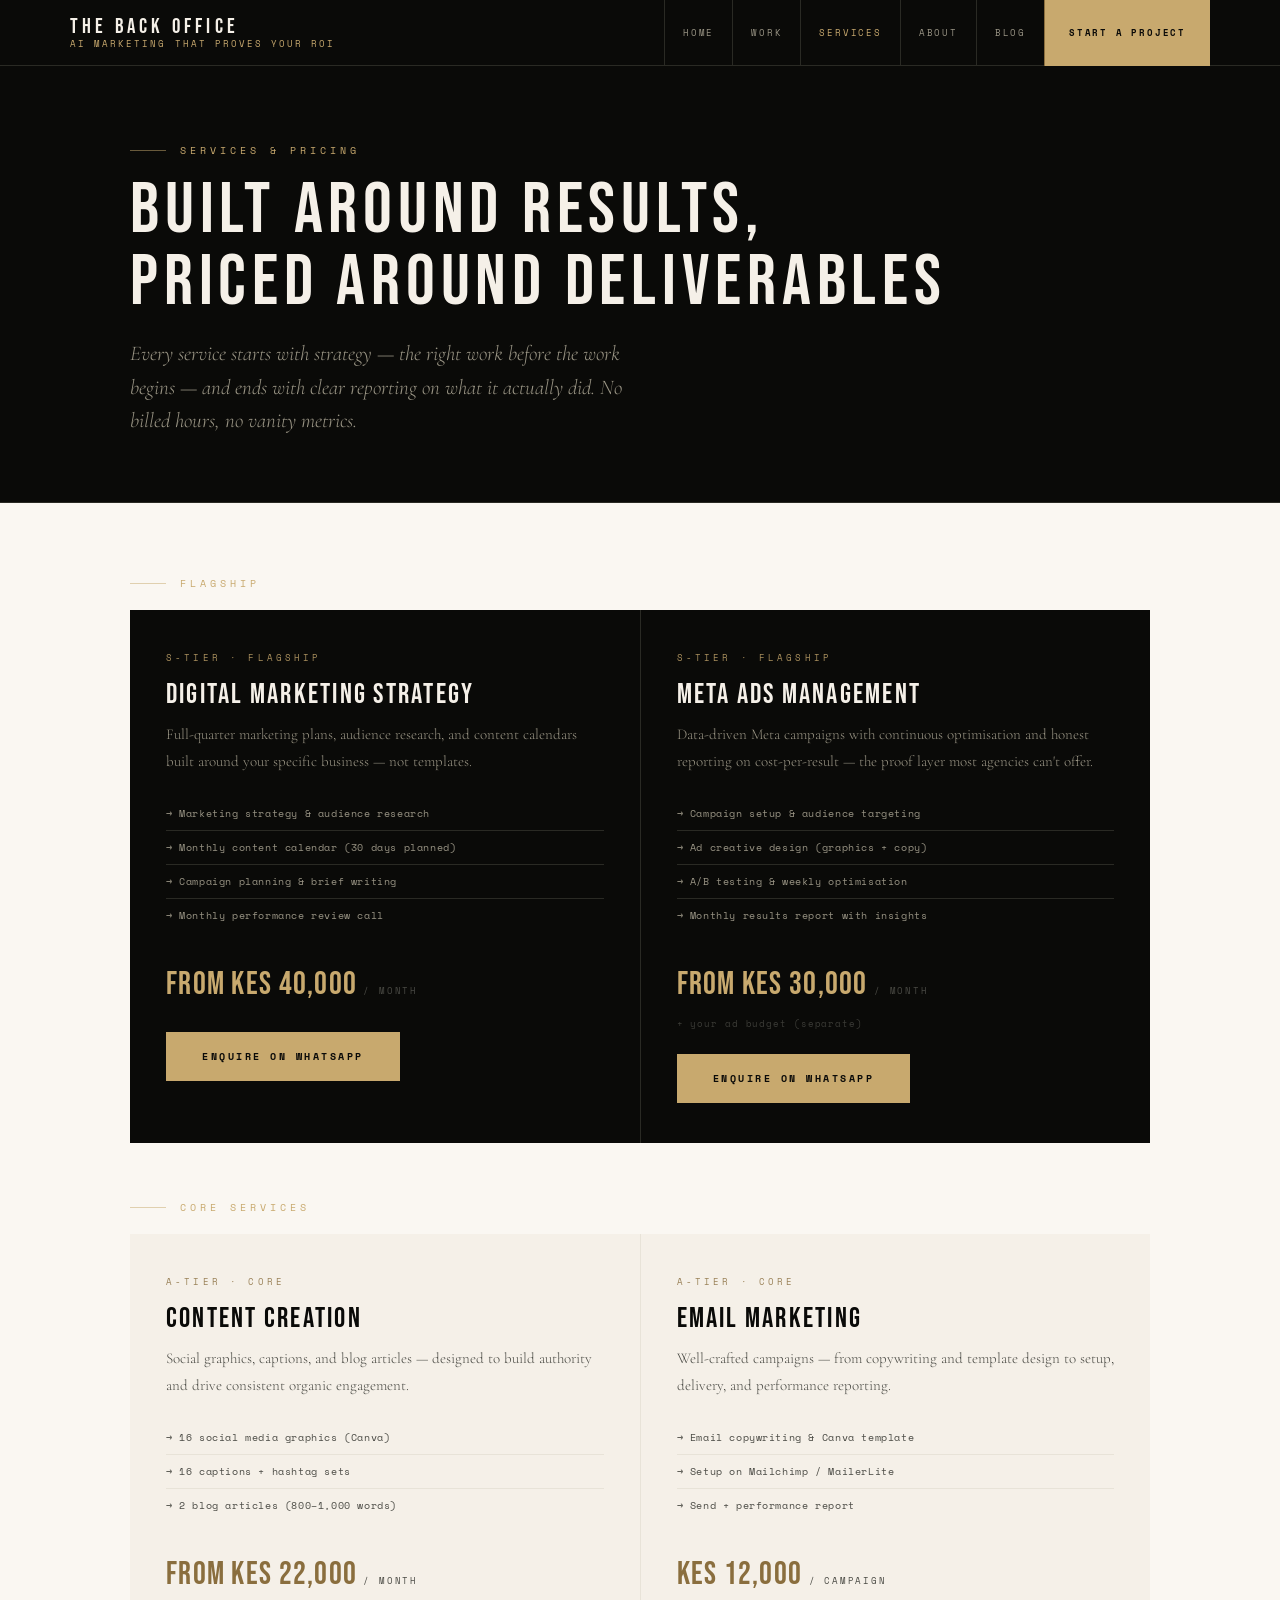
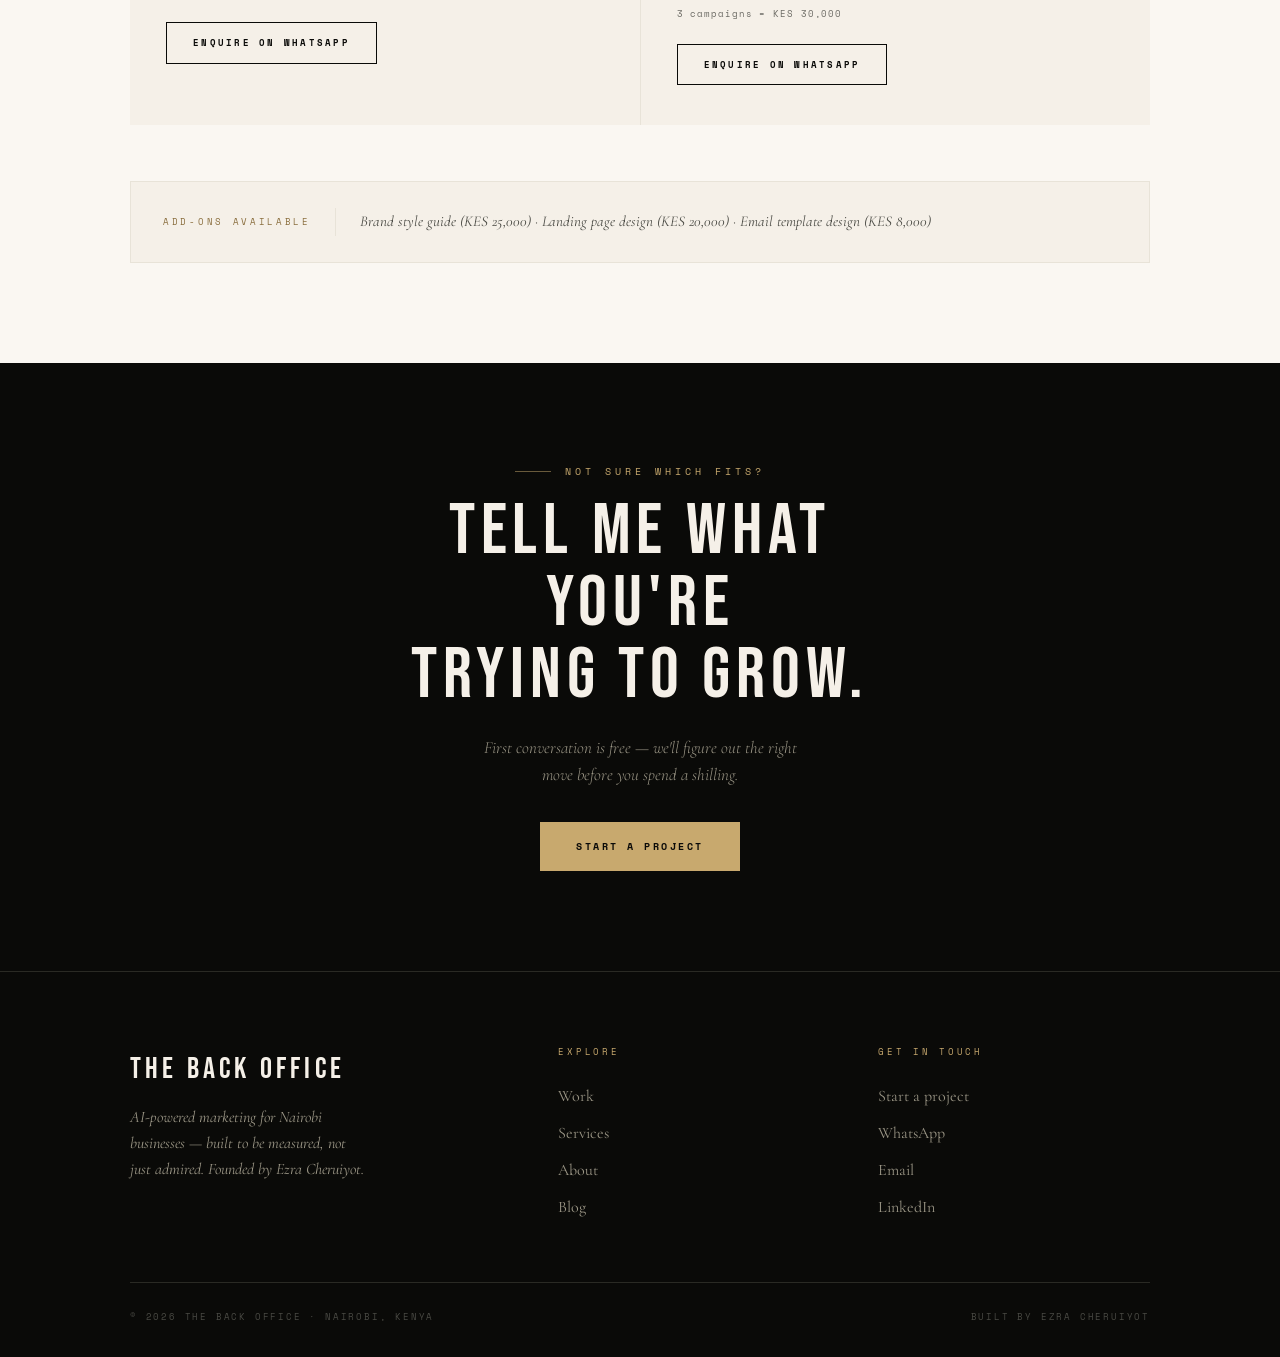
<file: services.html>
<!DOCTYPE html>
<html lang="en">
<head>
<meta charset="UTF-8"/>
<meta name="viewport" content="width=device-width,initial-scale=1"/>
<title>Services &amp; Pricing — The Back Office</title>
<meta name="description" content="Digital marketing strategy, Meta Ads, content, and email — priced around clear deliverables. AI marketing that proves its ROI, for Nairobi businesses."/>
<link rel="preconnect" href="https://fonts.googleapis.com"/><link rel="preconnect" href="https://fonts.gstatic.com" crossorigin/>
<link href="https://fonts.googleapis.com/css2?family=Bebas+Neue&family=Cormorant+Garamond:ital,wght@0,300;0,400;0,600;1,300;1,400&family=Space+Mono:wght@400;700&display=swap" rel="stylesheet"/>
<link rel="stylesheet" href="css/styles.css"/>
</head>
<body>
<nav>
  <a href="index.html" class="nav-logo"><span class="nav-wordmark">The Back Office</span><span class="nav-sub">AI marketing that proves your ROI</span></a>
  <div class="nav-links">
    <a href="index.html">Home</a><a href="work.html">Work</a><a href="services.html" class="active">Services</a><a href="about.html">About</a><a href="blog.html">Blog</a><a href="contact.html" class="nav-cta">Start a Project</a>
  </div>
  <button class="nav-hamburger" id="burger" aria-label="Open menu"><span></span><span></span><span></span></button>
</nav>
<div class="nav-mobile" id="mobile">
  <a href="index.html">Home</a><a href="work.html">Work</a><a href="services.html">Services</a><a href="about.html">About</a><a href="blog.html">Blog</a><a href="contact.html" class="mob-cta">Start a Project</a>
</div>

<header class="page-head">
  <div class="wrap">
    <div class="kicker">Services &amp; Pricing</div>
    <h1 class="h-lg">Built around results,<br>priced around deliverables</h1>
    <p>Every service starts with strategy — the right work before the work begins — and ends with clear reporting on what it actually did. No billed hours, no vanity metrics.</p>
  </div>
</header>

<section class="sec-light" style="padding-top:72px">
  <div class="wrap">

    <div class="kicker">Flagship</div>
    <div class="card-grid" style="grid-template-columns:1fr 1fr;background:var(--ash);margin:18px 0 56px">
      <div class="svc dark">
        <div class="tier">S-Tier · Flagship</div>
        <h3>Digital Marketing Strategy</h3>
        <p class="desc">Full-quarter marketing plans, audience research, and content calendars built around your specific business — not templates.</p>
        <ul>
          <li>→ Marketing strategy &amp; audience research</li>
          <li>→ Monthly content calendar (30 days planned)</li>
          <li>→ Campaign planning &amp; brief writing</li>
          <li>→ Monthly performance review call</li>
        </ul>
        <div class="price">From KES 40,000 <small>/ MONTH</small></div>
        <div style="margin-top:20px"><a href="https://wa.me/254746604694?text=Hi%20Ezra%2C%20I%27m%20interested%20in%20the%20Digital%20Marketing%20Strategy%20service." target="_blank" rel="noopener" class="btn-primary">Enquire on WhatsApp</a></div>
      </div>
      <div class="svc dark">
        <div class="tier">S-Tier · Flagship</div>
        <h3>Meta Ads Management</h3>
        <p class="desc">Data-driven Meta campaigns with continuous optimisation and honest reporting on cost-per-result — the proof layer most agencies can't offer.</p>
        <ul>
          <li>→ Campaign setup &amp; audience targeting</li>
          <li>→ Ad creative design (graphics + copy)</li>
          <li>→ A/B testing &amp; weekly optimisation</li>
          <li>→ Monthly results report with insights</li>
        </ul>
        <div class="price">From KES 30,000 <small>/ MONTH</small></div>
        <div class="note">+ your ad budget (separate)</div>
        <div><a href="https://wa.me/254746604694?text=Hi%20Ezra%2C%20I%27m%20interested%20in%20the%20Meta%20Ads%20Management%20service." target="_blank" rel="noopener" class="btn-primary">Enquire on WhatsApp</a></div>
      </div>
    </div>

    <div class="kicker">Core services</div>
    <div class="card-grid" style="grid-template-columns:1fr 1fr;background:var(--divider);margin:18px 0 56px">
      <div class="svc light">
        <div class="tier">A-Tier · Core</div>
        <h3>Content Creation</h3>
        <p class="desc">Social graphics, captions, and blog articles — designed to build authority and drive consistent organic engagement.</p>
        <ul>
          <li>→ 16 social media graphics (Canva)</li>
          <li>→ 16 captions + hashtag sets</li>
          <li>→ 2 blog articles (800–1,000 words)</li>
        </ul>
        <div class="price">From KES 22,000 <small>/ MONTH</small></div>
        <div style="margin-top:20px"><a href="https://wa.me/254746604694?text=Hi%20Ezra%2C%20I%27m%20interested%20in%20the%20Content%20Creation%20service." target="_blank" rel="noopener" class="btn-outline" style="color:var(--ink)">Enquire on WhatsApp</a></div>
      </div>
      <div class="svc light">
        <div class="tier">A-Tier · Core</div>
        <h3>Email Marketing</h3>
        <p class="desc">Well-crafted campaigns — from copywriting and template design to setup, delivery, and performance reporting.</p>
        <ul>
          <li>→ Email copywriting &amp; Canva template</li>
          <li>→ Setup on Mailchimp / MailerLite</li>
          <li>→ Send + performance report</li>
        </ul>
        <div class="price">KES 12,000 <small>/ CAMPAIGN</small></div>
        <div class="note">3 campaigns = KES 30,000</div>
        <div><a href="https://wa.me/254746604694?text=Hi%20Ezra%2C%20I%27m%20interested%20in%20the%20Email%20Marketing%20service." target="_blank" rel="noopener" class="btn-outline" style="color:var(--ink)">Enquire on WhatsApp</a></div>
      </div>
    </div>

    <!-- ADD-ONS -->
    <div style="display:flex;align-items:center;gap:24px;flex-wrap:wrap;padding:26px 32px;background:var(--parchment);border:1px solid var(--divider)">
      <div style="font-family:var(--mono);font-size:9px;letter-spacing:.3em;color:var(--gold-dark);text-transform:uppercase;white-space:nowrap">Add-ons available</div>
      <div style="width:1px;height:28px;background:var(--divider)"></div>
      <p style="font-family:var(--serif);font-style:italic;font-size:15px;color:var(--ghost);margin:0">Brand style guide (KES 25,000) · Landing page design (KES 20,000) · Email template design (KES 8,000)</p>
    </div>
  </div>
</section>

<!-- CTA -->
<section class="sec-dark" style="text-align:center">
  <div class="wrap">
    <div class="kicker center">Not sure which fits?</div>
    <h2 class="h-lg" style="color:var(--parchment);margin:0 auto 22px;max-width:18ch">Tell me what you're<br>trying to grow.</h2>
    <p class="serif-lead" style="max-width:46ch;margin:0 auto 34px">First conversation is free — we'll figure out the right move before you spend a shilling.</p>
    <a href="contact.html" class="btn-primary">Start a Project</a>
  </div>
</section>

<footer>
  <div class="wrap">
    <div class="foot-grid">
      <div><div class="foot-word">The Back Office</div><p class="foot-tag">AI-powered marketing for Nairobi businesses — built to be measured, not just admired. Founded by Ezra Cheruiyot.</p></div>
      <div><div class="foot-h">Explore</div><div class="foot-links"><a href="work.html">Work</a><a href="services.html">Services</a><a href="about.html">About</a><a href="blog.html">Blog</a></div></div>
      <div><div class="foot-h">Get in touch</div><div class="foot-links"><a href="contact.html">Start a project</a><a href="https://wa.me/254746604694" target="_blank" rel="noopener">WhatsApp</a><a href="mailto:ezracheruu05@gmail.com">Email</a><a href="https://linkedin.com/in/ezra-cheruiyot" target="_blank" rel="noopener">LinkedIn</a></div></div>
    </div>
    <div class="foot-bottom"><span>© 2026 The Back Office · Nairobi, Kenya</span><span>Built by <a href="about.html">Ezra Cheruiyot</a></span></div>
  </div>
</footer>
<script>
  var b=document.getElementById('burger'),m=document.getElementById('mobile');
  b.addEventListener('click',function(){b.classList.toggle('open');m.classList.toggle('open')});
  m.querySelectorAll('a').forEach(function(a){a.addEventListener('click',function(){b.classList.remove('open');m.classList.remove('open')})});
</script>
</body>
</html>
</file>
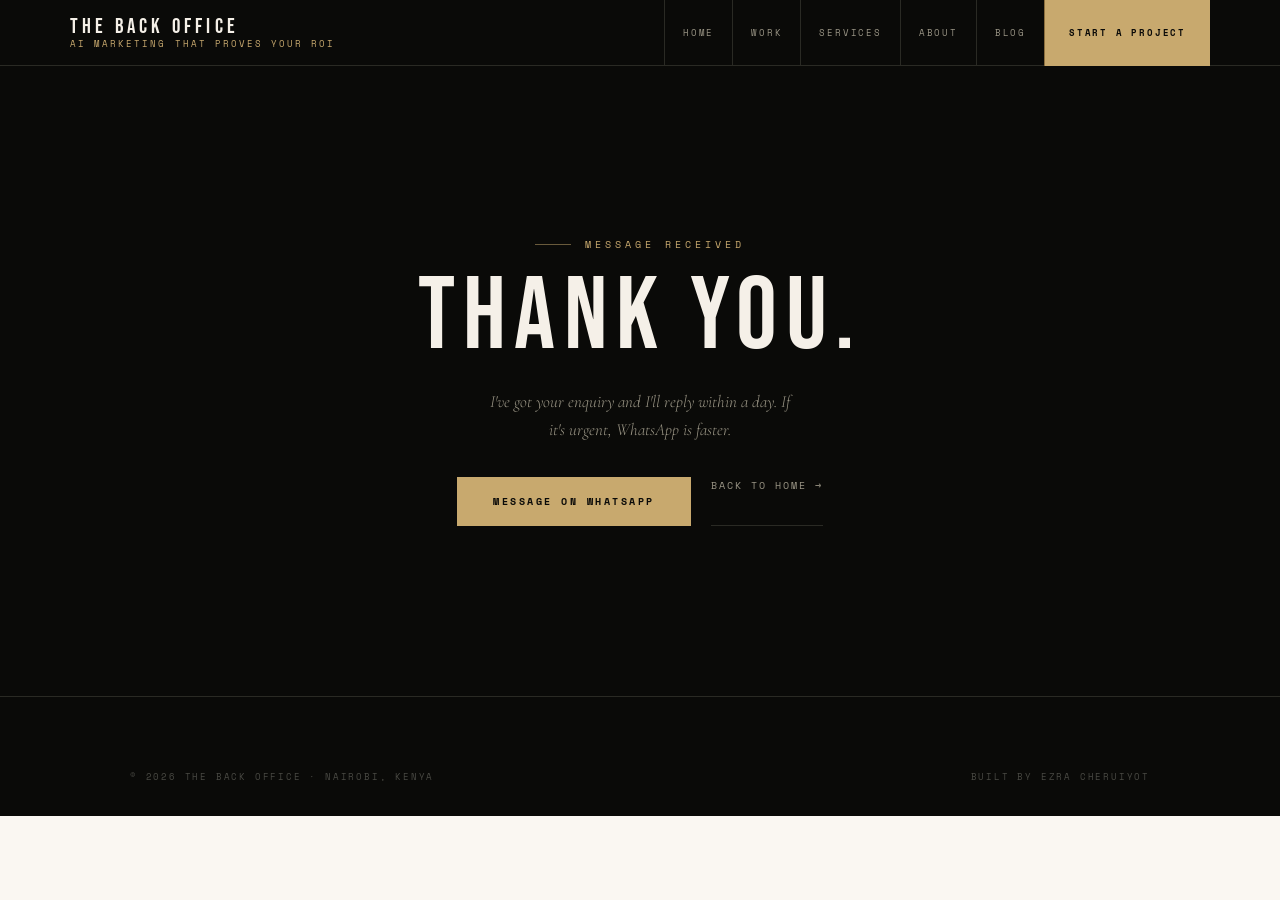
<file: success.html>
<!DOCTYPE html>
<html lang="en">
<head>
<meta charset="UTF-8"/>
<meta name="viewport" content="width=device-width,initial-scale=1"/>
<title>Thank you — The Back Office</title>
<meta name="robots" content="noindex"/>
<link rel="preconnect" href="https://fonts.googleapis.com"/><link rel="preconnect" href="https://fonts.gstatic.com" crossorigin/>
<link href="https://fonts.googleapis.com/css2?family=Bebas+Neue&family=Cormorant+Garamond:ital,wght@0,300;0,400;0,600;1,300;1,400&family=Space+Mono:wght@400;700&display=swap" rel="stylesheet"/>
<link rel="stylesheet" href="css/styles.css"/>
</head>
<body>
<nav>
  <a href="index.html" class="nav-logo"><span class="nav-wordmark">The Back Office</span><span class="nav-sub">AI marketing that proves your ROI</span></a>
  <div class="nav-links">
    <a href="index.html">Home</a><a href="work.html">Work</a><a href="services.html">Services</a><a href="about.html">About</a><a href="blog.html">Blog</a><a href="contact.html" class="nav-cta">Start a Project</a>
  </div>
  <button class="nav-hamburger" id="burger" aria-label="Open menu"><span></span><span></span><span></span></button>
</nav>
<div class="nav-mobile" id="mobile">
  <a href="index.html">Home</a><a href="work.html">Work</a><a href="services.html">Services</a><a href="about.html">About</a><a href="blog.html">Blog</a><a href="contact.html" class="mob-cta">Start a Project</a>
</div>

<section class="sec-dark" style="min-height:70vh;display:flex;align-items:center;text-align:center">
  <div class="wrap">
    <div class="kicker center">Message received</div>
    <h1 class="h-xl" style="color:var(--parchment);margin:14px 0 22px">Thank you.</h1>
    <p class="serif-lead" style="max-width:44ch;margin:0 auto 34px">I've got your enquiry and I'll reply within a day. If it's urgent, WhatsApp is faster.</p>
    <div style="display:flex;gap:20px;justify-content:center;flex-wrap:wrap">
      <a href="https://wa.me/254746604694" target="_blank" rel="noopener" class="btn-primary">Message on WhatsApp</a>
      <a href="index.html" class="btn-ghost">Back to home →</a>
    </div>
  </div>
</section>

<footer>
  <div class="wrap">
    <div class="foot-bottom" style="border-top:none;padding-top:0"><span>© 2026 The Back Office · Nairobi, Kenya</span><span>Built by <a href="about.html">Ezra Cheruiyot</a></span></div>
  </div>
</footer>
<script>
  var b=document.getElementById('burger'),m=document.getElementById('mobile');
  b.addEventListener('click',function(){b.classList.toggle('open');m.classList.toggle('open')});
</script>
</body>
</html>
</file>
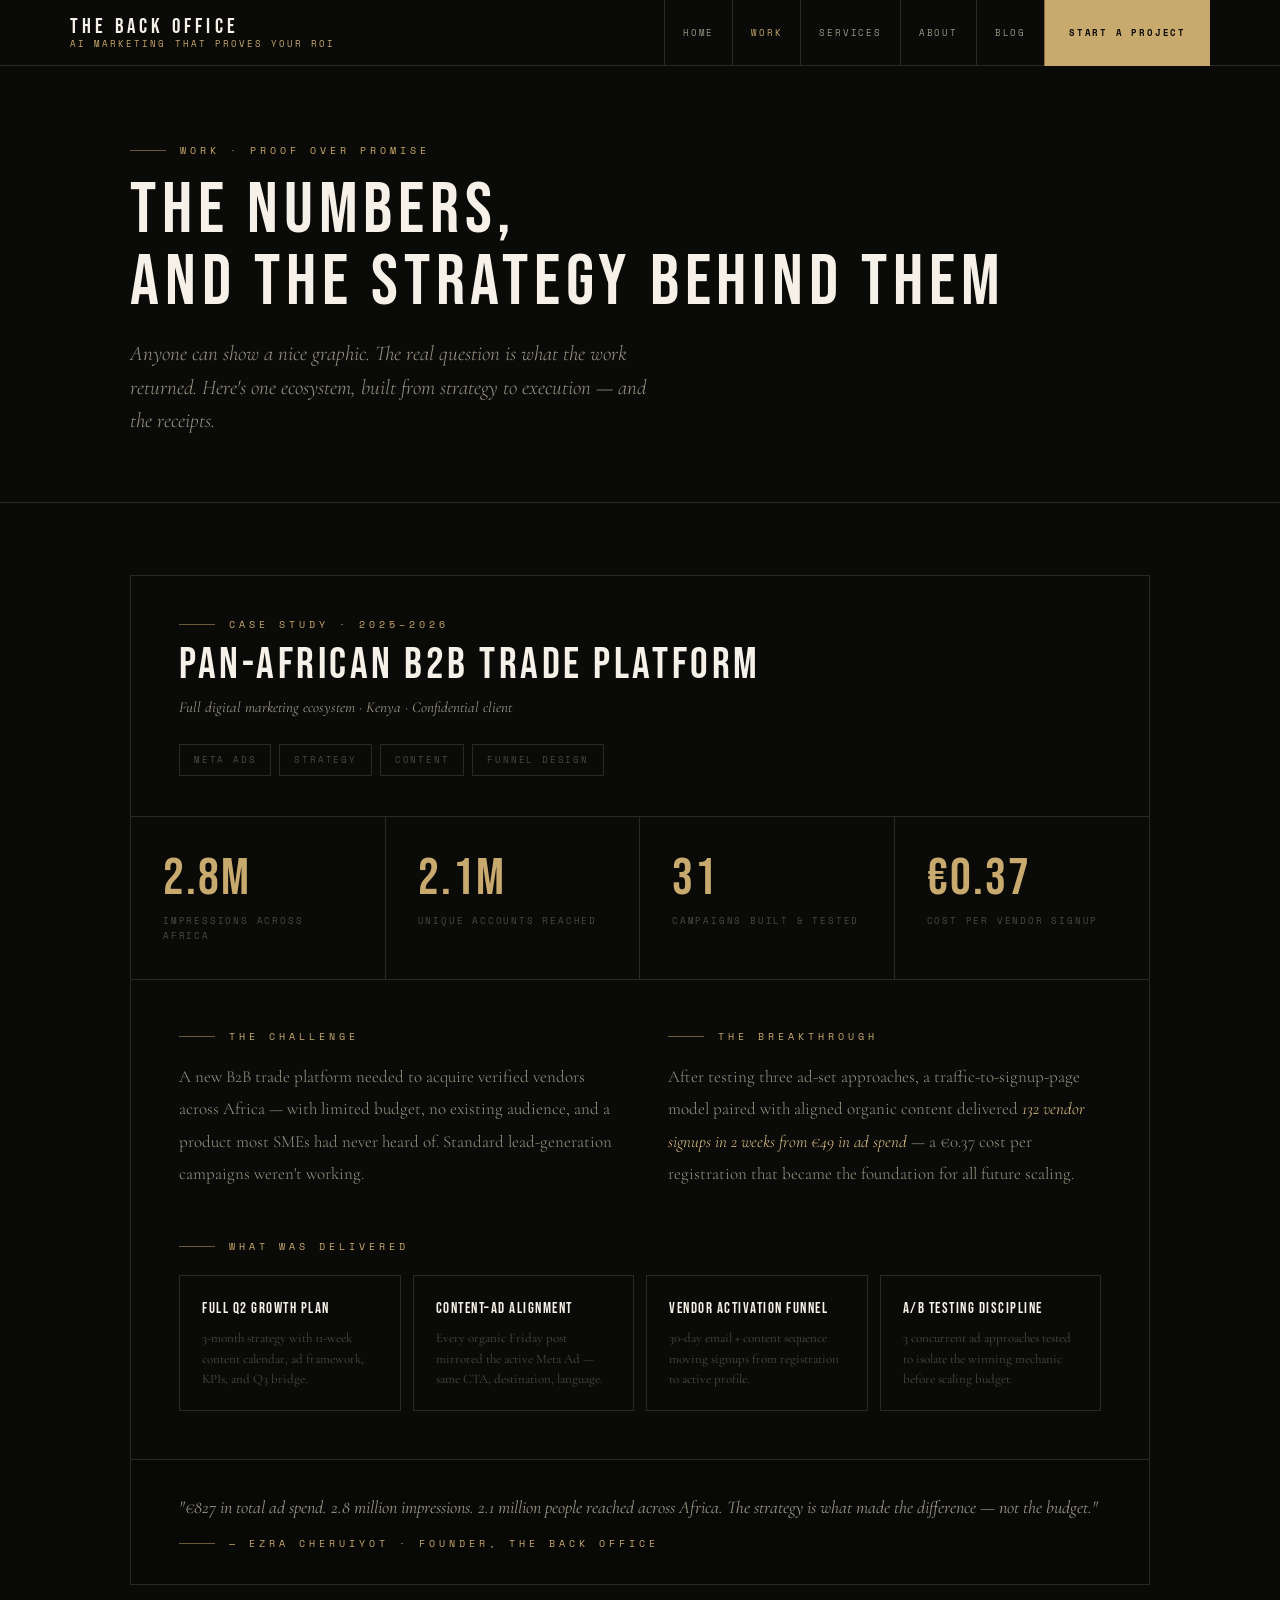
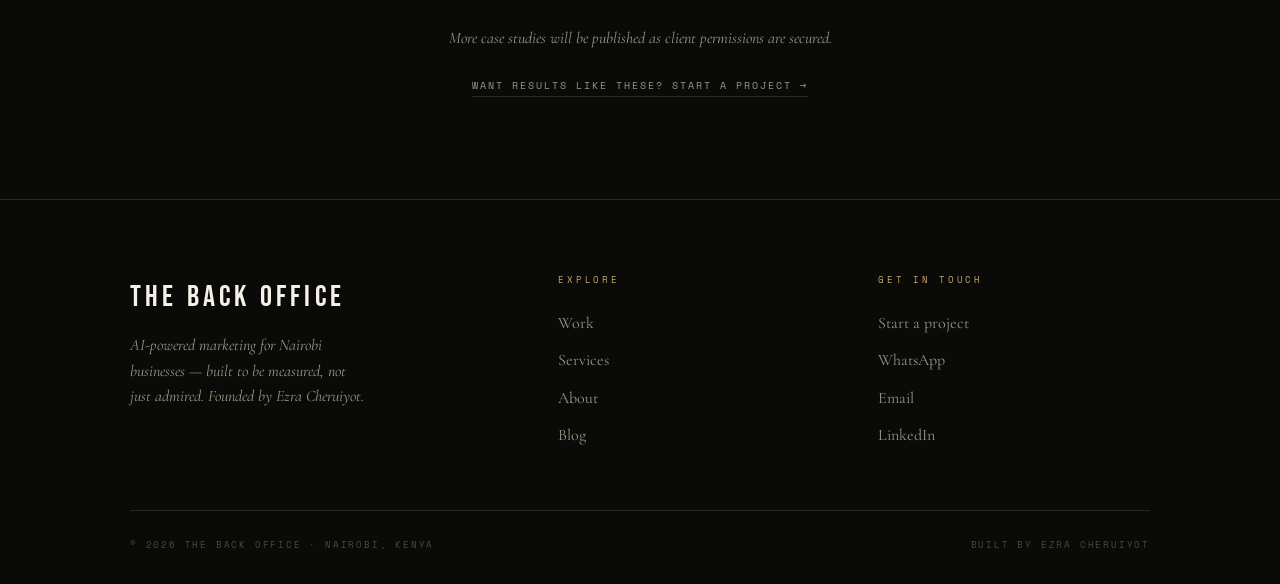
<file: work.html>
<!DOCTYPE html>
<html lang="en">
<head>
<meta charset="UTF-8"/>
<meta name="viewport" content="width=device-width,initial-scale=1"/>
<title>Work &amp; Case Studies — The Back Office</title>
<meta name="description" content="Proof over promise. €827 of ad spend, 2.1M people reached, leads at €0.37 — the strategy behind the numbers. Case studies from The Back Office."/>
<link rel="preconnect" href="https://fonts.googleapis.com"/><link rel="preconnect" href="https://fonts.gstatic.com" crossorigin/>
<link href="https://fonts.googleapis.com/css2?family=Bebas+Neue&family=Cormorant+Garamond:ital,wght@0,300;0,400;0,600;1,300;1,400&family=Space+Mono:wght@400;700&display=swap" rel="stylesheet"/>
<link rel="stylesheet" href="css/styles.css"/>
</head>
<body>
<nav>
  <a href="index.html" class="nav-logo"><span class="nav-wordmark">The Back Office</span><span class="nav-sub">AI marketing that proves your ROI</span></a>
  <div class="nav-links">
    <a href="index.html">Home</a><a href="work.html" class="active">Work</a><a href="services.html">Services</a><a href="about.html">About</a><a href="blog.html">Blog</a><a href="contact.html" class="nav-cta">Start a Project</a>
  </div>
  <button class="nav-hamburger" id="burger" aria-label="Open menu"><span></span><span></span><span></span></button>
</nav>
<div class="nav-mobile" id="mobile">
  <a href="index.html">Home</a><a href="work.html">Work</a><a href="services.html">Services</a><a href="about.html">About</a><a href="blog.html">Blog</a><a href="contact.html" class="mob-cta">Start a Project</a>
</div>

<header class="page-head">
  <div class="wrap">
    <div class="kicker">Work · Proof over promise</div>
    <h1 class="h-lg">The numbers,<br>and the strategy behind them</h1>
    <p>Anyone can show a nice graphic. The real question is what the work returned. Here's one ecosystem, built from strategy to execution — and the receipts.</p>
  </div>
</header>

<section class="sec-dark" style="padding-top:72px">
  <div class="wrap">

    <!-- CASE STUDY -->
    <div style="border:1px solid var(--ash)">
      <div style="padding:40px 48px;border-bottom:1px solid var(--ash);display:flex;justify-content:space-between;align-items:flex-start;flex-wrap:wrap;gap:24px">
        <div>
          <div class="kicker" style="margin-bottom:10px">Case Study · 2025–2026</div>
          <h3 class="h-md" style="color:var(--parchment);margin-bottom:8px">Pan-African B2B Trade Platform</h3>
          <p style="font-family:var(--serif);font-style:italic;font-size:15px;color:var(--mist)">Full digital marketing ecosystem · Kenya · Confidential client</p>
        </div>
        <div style="display:flex;gap:8px;flex-wrap:wrap">
          <span class="pill">Meta Ads</span><span class="pill">Strategy</span><span class="pill">Content</span><span class="pill">Funnel Design</span>
        </div>
      </div>

      <div style="display:grid;grid-template-columns:repeat(auto-fit,minmax(150px,1fr))">
        <div style="padding:36px 32px;border-right:1px solid var(--ash);border-bottom:1px solid var(--ash)"><div class="stat-num" style="font-size:52px">2.8M</div><div class="stat-label" style="margin-top:6px">Impressions across Africa</div></div>
        <div style="padding:36px 32px;border-right:1px solid var(--ash);border-bottom:1px solid var(--ash)"><div class="stat-num" style="font-size:52px">2.1M</div><div class="stat-label" style="margin-top:6px">Unique accounts reached</div></div>
        <div style="padding:36px 32px;border-right:1px solid var(--ash);border-bottom:1px solid var(--ash)"><div class="stat-num" style="font-size:52px">31</div><div class="stat-label" style="margin-top:6px">Campaigns built &amp; tested</div></div>
        <div style="padding:36px 32px;border-bottom:1px solid var(--ash)"><div class="stat-num" style="font-size:52px">€0.37</div><div class="stat-label" style="margin-top:6px">Cost per vendor signup</div></div>
      </div>

      <div style="padding:48px" class="split">
        <div>
          <div class="kicker" style="margin-bottom:16px">The Challenge</div>
          <p style="font-weight:300;color:var(--mist);line-height:1.9">A new B2B trade platform needed to acquire verified vendors across Africa — with limited budget, no existing audience, and a product most SMEs had never heard of. Standard lead-generation campaigns weren't working.</p>
        </div>
        <div>
          <div class="kicker" style="margin-bottom:16px">The Breakthrough</div>
          <p style="font-weight:300;color:var(--mist);line-height:1.9">After testing three ad-set approaches, a traffic-to-signup-page model paired with aligned organic content delivered <span style="color:var(--gold-light);font-style:italic">132 vendor signups in 2 weeks from €49 in ad spend</span> — a €0.37 cost per registration that became the foundation for all future scaling.</p>
        </div>
      </div>

      <div style="padding:0 48px 48px">
        <div class="kicker" style="margin-bottom:20px">What Was Delivered</div>
        <div style="display:grid;grid-template-columns:repeat(auto-fit,minmax(220px,1fr));gap:12px">
          <div style="border:1px solid var(--ash);padding:20px 22px"><div style="font-family:var(--display);font-size:15px;letter-spacing:.1em;color:var(--parchment);margin-bottom:6px">Full Q2 Growth Plan</div><div style="font-size:13px;color:var(--ghost);line-height:1.6">3-month strategy with 11-week content calendar, ad framework, KPIs, and Q3 bridge.</div></div>
          <div style="border:1px solid var(--ash);padding:20px 22px"><div style="font-family:var(--display);font-size:15px;letter-spacing:.1em;color:var(--parchment);margin-bottom:6px">Content–Ad Alignment</div><div style="font-size:13px;color:var(--ghost);line-height:1.6">Every organic Friday post mirrored the active Meta Ad — same CTA, destination, language.</div></div>
          <div style="border:1px solid var(--ash);padding:20px 22px"><div style="font-family:var(--display);font-size:15px;letter-spacing:.1em;color:var(--parchment);margin-bottom:6px">Vendor Activation Funnel</div><div style="font-size:13px;color:var(--ghost);line-height:1.6">30-day email + content sequence moving signups from registration to active profile.</div></div>
          <div style="border:1px solid var(--ash);padding:20px 22px"><div style="font-family:var(--display);font-size:15px;letter-spacing:.1em;color:var(--parchment);margin-bottom:6px">A/B Testing Discipline</div><div style="font-size:13px;color:var(--ghost);line-height:1.6">3 concurrent ad approaches tested to isolate the winning mechanic before scaling budget.</div></div>
        </div>
      </div>

      <div style="padding:32px 48px;border-top:1px solid var(--ash);background:#080806">
        <p style="font-family:var(--serif);font-style:italic;font-size:18px;color:var(--mist);line-height:1.7">"€827 in total ad spend. 2.8 million impressions. 2.1 million people reached across Africa. The strategy is what made the difference — not the budget."</p>
        <div class="kicker" style="margin-top:12px;margin-bottom:0">— Ezra Cheruiyot · Founder, The Back Office</div>
      </div>
    </div>

    <div style="margin-top:40px;text-align:center">
      <p style="font-family:var(--serif);font-style:italic;font-size:16px;color:var(--mist);margin-bottom:18px">More case studies will be published as client permissions are secured.</p>
      <a href="contact.html" class="btn-ghost">Want results like these? Start a project →</a>
    </div>
  </div>
</section>

<footer>
  <div class="wrap">
    <div class="foot-grid">
      <div><div class="foot-word">The Back Office</div><p class="foot-tag">AI-powered marketing for Nairobi businesses — built to be measured, not just admired. Founded by Ezra Cheruiyot.</p></div>
      <div><div class="foot-h">Explore</div><div class="foot-links"><a href="work.html">Work</a><a href="services.html">Services</a><a href="about.html">About</a><a href="blog.html">Blog</a></div></div>
      <div><div class="foot-h">Get in touch</div><div class="foot-links"><a href="contact.html">Start a project</a><a href="https://wa.me/254746604694" target="_blank" rel="noopener">WhatsApp</a><a href="mailto:ezracheruu05@gmail.com">Email</a><a href="https://linkedin.com/in/ezra-cheruiyot" target="_blank" rel="noopener">LinkedIn</a></div></div>
    </div>
    <div class="foot-bottom"><span>© 2026 The Back Office · Nairobi, Kenya</span><span>Built by <a href="about.html">Ezra Cheruiyot</a></span></div>
  </div>
</footer>
<script>
  var b=document.getElementById('burger'),m=document.getElementById('mobile');
  b.addEventListener('click',function(){b.classList.toggle('open');m.classList.toggle('open')});
  m.querySelectorAll('a').forEach(function(a){a.addEventListener('click',function(){b.classList.remove('open');m.classList.remove('open')})});
</script>
</body>
</html>
</file>
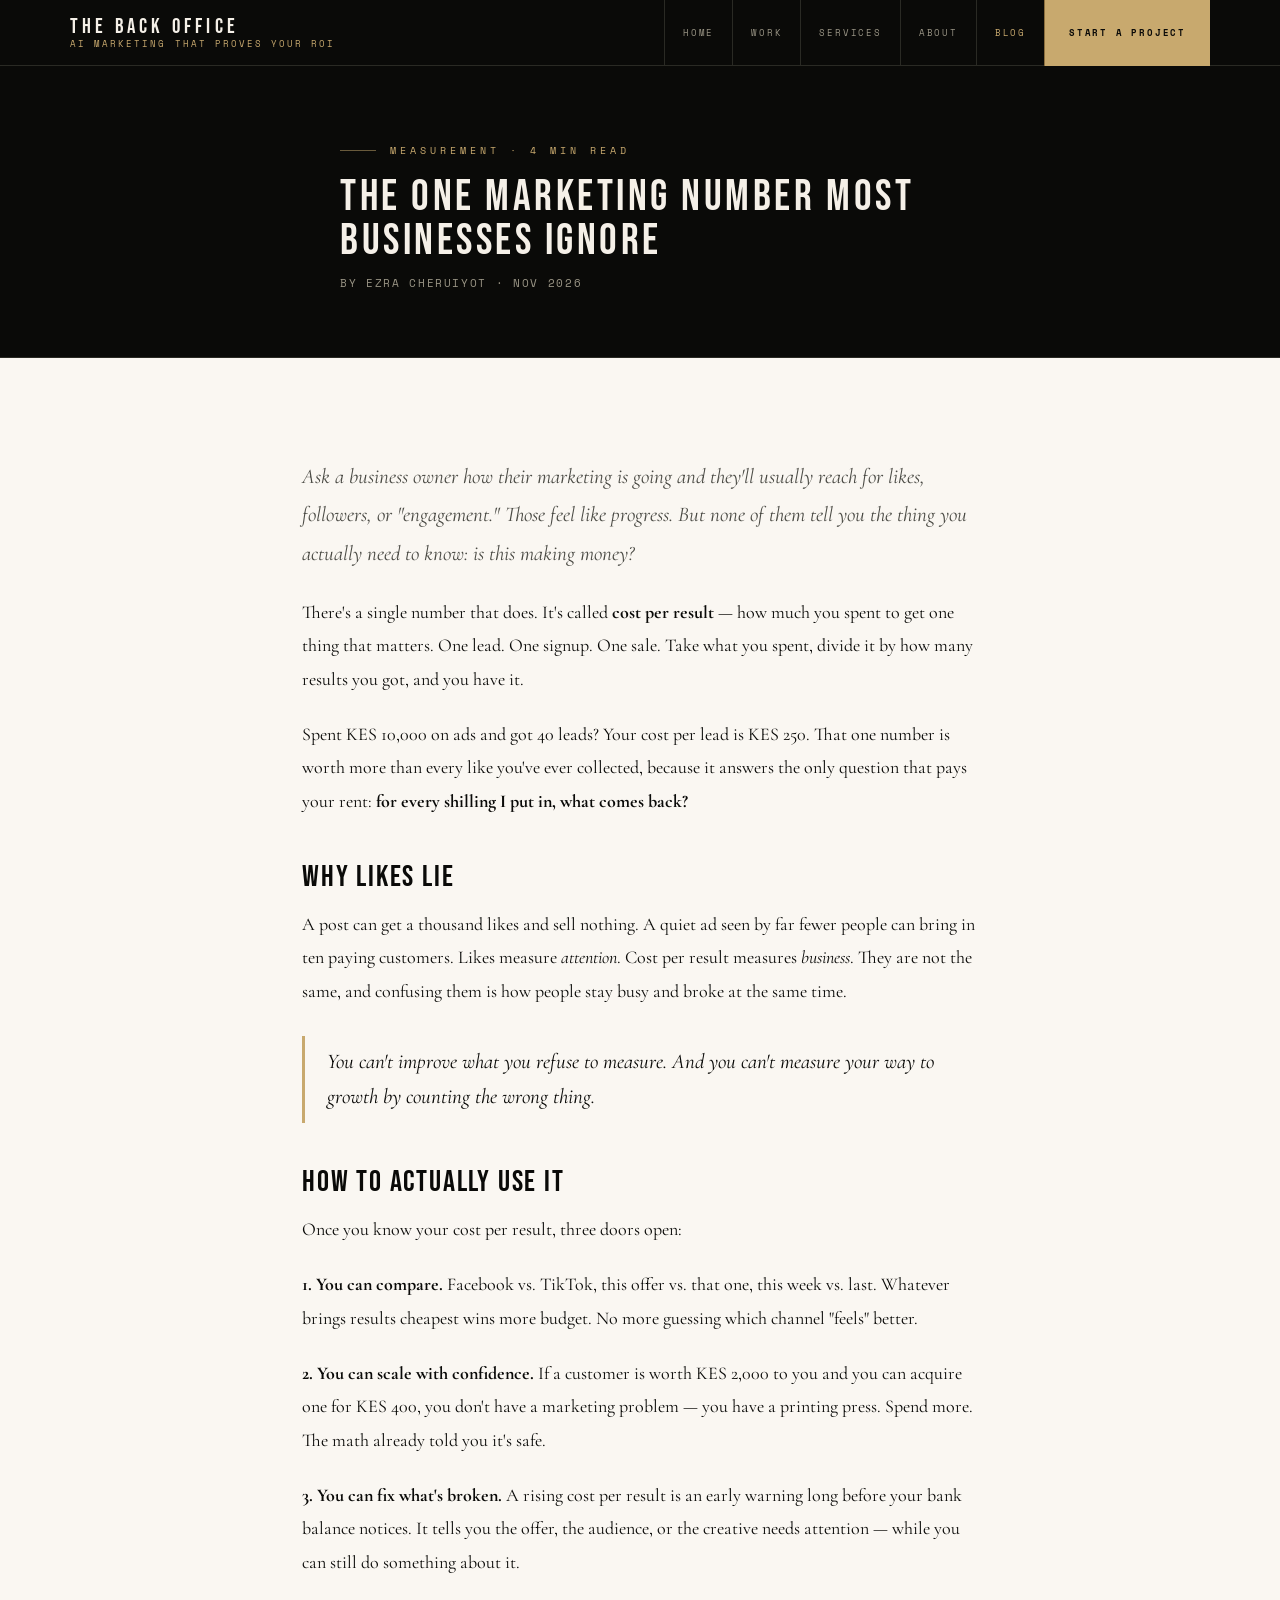
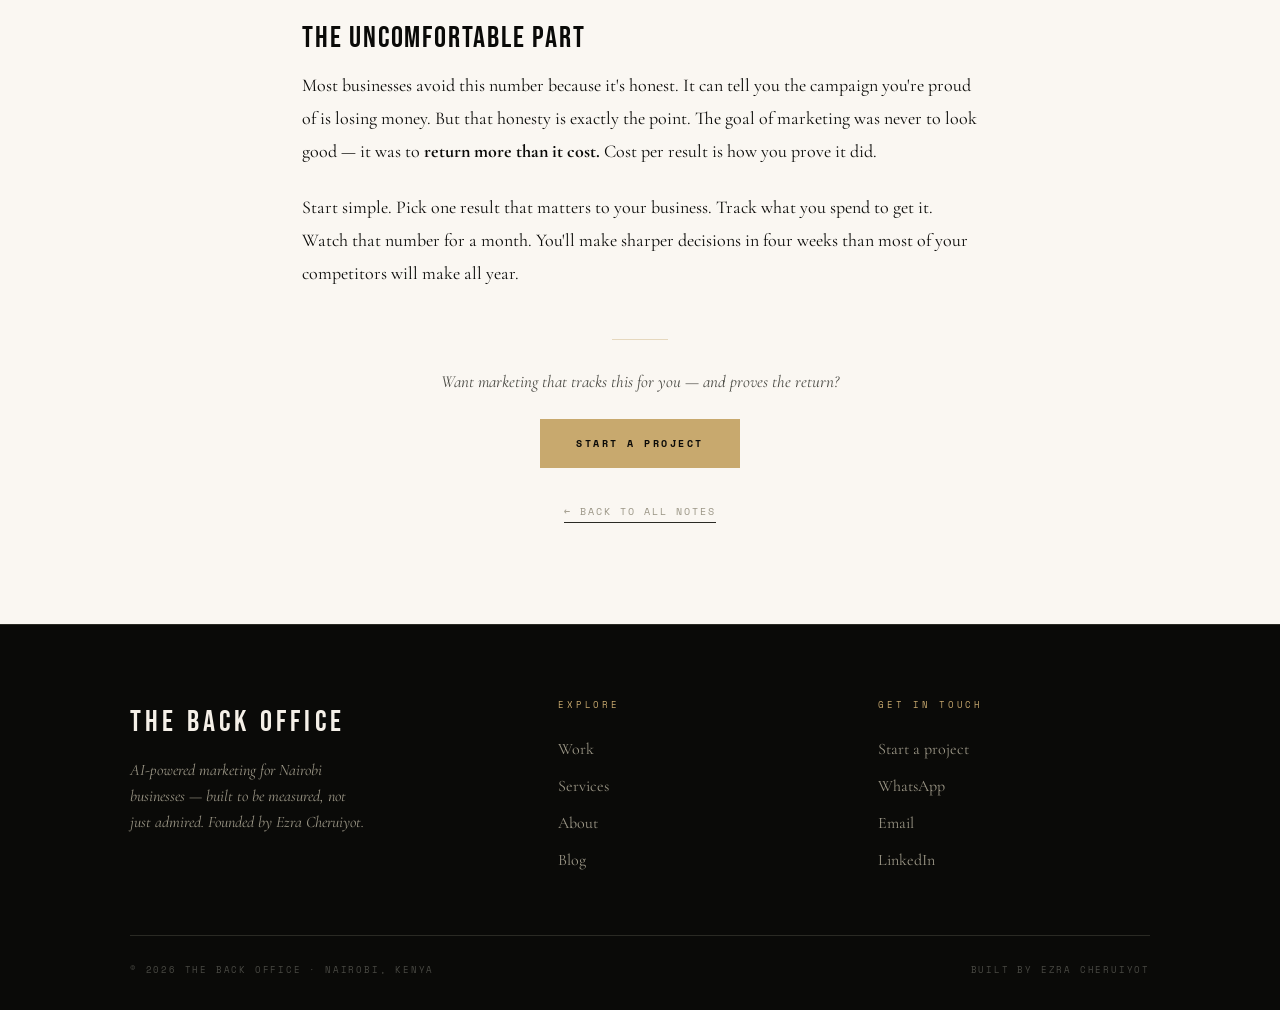
<file: blog/the-number-that-matters.html>
<!DOCTYPE html>
<html lang="en">
<head>
<meta charset="UTF-8"/>
<meta name="viewport" content="width=device-width,initial-scale=1"/>
<title>The one marketing number most businesses ignore — The Back Office</title>
<meta name="description" content="Likes and followers feel good, but one number tells you whether your marketing is actually making money: cost per result. Here's how to use it."/>
<link rel="preconnect" href="https://fonts.googleapis.com"/><link rel="preconnect" href="https://fonts.gstatic.com" crossorigin/>
<link href="https://fonts.googleapis.com/css2?family=Bebas+Neue&family=Cormorant+Garamond:ital,wght@0,300;0,400;0,600;1,300;1,400&family=Space+Mono:wght@400;700&display=swap" rel="stylesheet"/>
<link rel="stylesheet" href="../css/styles.css"/>
<style>
  .article{max-width:720px;margin:0 auto;padding:0 22px}
  .article p{font-size:18px;line-height:1.85;margin-bottom:22px;color:var(--ink)}
  .article h2{font-family:var(--display);font-size:30px;letter-spacing:.06em;margin:44px 0 16px;color:var(--ink)}
  .article .lead{font-size:21px;color:var(--ghost);font-style:italic}
  .article blockquote{border-left:3px solid var(--gold);padding:8px 0 8px 22px;margin:28px 0;font-family:var(--serif);font-style:italic;font-size:21px;color:var(--ink)}
  .article strong{color:var(--ink)}
</style>
</head>
<body>
<nav>
  <a href="../index.html" class="nav-logo"><span class="nav-wordmark">The Back Office</span><span class="nav-sub">AI marketing that proves your ROI</span></a>
  <div class="nav-links">
    <a href="../index.html">Home</a><a href="../work.html">Work</a><a href="../services.html">Services</a><a href="../about.html">About</a><a href="../blog.html" class="active">Blog</a><a href="../contact.html" class="nav-cta">Start a Project</a>
  </div>
  <button class="nav-hamburger" id="burger" aria-label="Open menu"><span></span><span></span><span></span></button>
</nav>
<div class="nav-mobile" id="mobile">
  <a href="../index.html">Home</a><a href="../work.html">Work</a><a href="../services.html">Services</a><a href="../about.html">About</a><a href="../blog.html">Blog</a><a href="../contact.html" class="mob-cta">Start a Project</a>
</div>

<header class="page-head">
  <div class="wrap" style="max-width:720px">
    <div class="kicker">Measurement · 4 min read</div>
    <h1 class="h-md" style="color:var(--parchment);margin:16px 0 12px">The one marketing number most businesses ignore</h1>
    <p style="font-style:normal;font-family:var(--mono);font-size:11px;letter-spacing:.15em;color:var(--mist)">BY EZRA CHERUIYOT · NOV 2026</p>
  </div>
</header>

<section class="sec-light">
  <article class="article">
    <p class="lead">Ask a business owner how their marketing is going and they'll usually reach for likes, followers, or "engagement." Those feel like progress. But none of them tell you the thing you actually need to know: is this making money?</p>

    <p>There's a single number that does. It's called <strong>cost per result</strong> — how much you spent to get one thing that matters. One lead. One signup. One sale. Take what you spent, divide it by how many results you got, and you have it.</p>

    <p>Spent KES 10,000 on ads and got 40 leads? Your cost per lead is KES 250. That one number is worth more than every like you've ever collected, because it answers the only question that pays your rent: <strong>for every shilling I put in, what comes back?</strong></p>

    <h2>Why likes lie</h2>
    <p>A post can get a thousand likes and sell nothing. A quiet ad seen by far fewer people can bring in ten paying customers. Likes measure <em>attention</em>. Cost per result measures <em>business</em>. They are not the same, and confusing them is how people stay busy and broke at the same time.</p>

    <blockquote>You can't improve what you refuse to measure. And you can't measure your way to growth by counting the wrong thing.</blockquote>

    <h2>How to actually use it</h2>
    <p>Once you know your cost per result, three doors open:</p>
    <p><strong>1. You can compare.</strong> Facebook vs. TikTok, this offer vs. that one, this week vs. last. Whatever brings results cheapest wins more budget. No more guessing which channel "feels" better.</p>
    <p><strong>2. You can scale with confidence.</strong> If a customer is worth KES 2,000 to you and you can acquire one for KES 400, you don't have a marketing problem — you have a printing press. Spend more. The math already told you it's safe.</p>
    <p><strong>3. You can fix what's broken.</strong> A rising cost per result is an early warning long before your bank balance notices. It tells you the offer, the audience, or the creative needs attention — while you can still do something about it.</p>

    <h2>The uncomfortable part</h2>
    <p>Most businesses avoid this number because it's honest. It can tell you the campaign you're proud of is losing money. But that honesty is exactly the point. The goal of marketing was never to look good — it was to <strong>return more than it cost.</strong> Cost per result is how you prove it did.</p>

    <p>Start simple. Pick one result that matters to your business. Track what you spend to get it. Watch that number for a month. You'll make sharper decisions in four weeks than most of your competitors will make all year.</p>
  </article>

  <div class="wrap" style="max-width:720px;margin-top:48px;text-align:center">
    <div class="rule" style="margin:0 auto 28px"></div>
    <p style="font-family:var(--serif);font-style:italic;color:var(--ghost);margin-bottom:22px">Want marketing that tracks this for you — and proves the return?</p>
    <a href="../contact.html" class="btn-primary">Start a Project</a>
    <div style="margin-top:28px"><a href="../blog.html" class="btn-ghost">← Back to all notes</a></div>
  </div>
</section>

<footer>
  <div class="wrap">
    <div class="foot-grid">
      <div><div class="foot-word">The Back Office</div><p class="foot-tag">AI-powered marketing for Nairobi businesses — built to be measured, not just admired. Founded by Ezra Cheruiyot.</p></div>
      <div><div class="foot-h">Explore</div><div class="foot-links"><a href="../work.html">Work</a><a href="../services.html">Services</a><a href="../about.html">About</a><a href="../blog.html">Blog</a></div></div>
      <div><div class="foot-h">Get in touch</div><div class="foot-links"><a href="../contact.html">Start a project</a><a href="https://wa.me/254746604694" target="_blank" rel="noopener">WhatsApp</a><a href="mailto:ezracheruu05@gmail.com">Email</a><a href="https://linkedin.com/in/ezra-cheruiyot" target="_blank" rel="noopener">LinkedIn</a></div></div>
    </div>
    <div class="foot-bottom"><span>© 2026 The Back Office · Nairobi, Kenya</span><span>Built by <a href="../about.html">Ezra Cheruiyot</a></span></div>
  </div>
</footer>
<script>
  var b=document.getElementById('burger'),m=document.getElementById('mobile');
  b.addEventListener('click',function(){b.classList.toggle('open');m.classList.toggle('open')});
  m.querySelectorAll('a').forEach(function(a){a.addEventListener('click',function(){b.classList.remove('open');m.classList.remove('open')})});
</script>
</body>
</html>
</file>
<file: css/styles.css>
/* ============================================================
   THE BACK OFFICE — shared design system
   AI marketing that proves your ROI · Nairobi
   ============================================================ */

/* ── TOKENS ── */
:root{
  --ink:#0a0a08;
  --ink-soft:#141410;
  --parchment:#f5f0e8;
  --warm-white:#faf7f2;
  --gold:#c8a96e;
  --gold-light:#e0c48a;
  --gold-dark:#8a6e3e;
  --ash:#2a2a24;
  --mist:#9a9585;
  --ghost:#4a4a44;
  --divider:#e8e3d8;
  --maxw:1140px;
  --serif:'Cormorant Garamond',Georgia,serif;
  --display:'Bebas Neue','Arial Narrow',sans-serif;
  --mono:'Space Mono',ui-monospace,Consolas,monospace;
}

*{margin:0;padding:0;box-sizing:border-box}
html{scroll-behavior:smooth;overflow-x:hidden}
body{
  background:var(--warm-white); color:var(--ink);
  font-family:var(--serif); font-size:17px; line-height:1.7;
  overflow-x:hidden; -webkit-font-smoothing:antialiased;
}
img{max-width:100%;height:auto;display:block}
a{color:inherit}

/* ── TYPE PRIMITIVES ── */
.kicker{
  font-family:var(--mono); font-size:10px; letter-spacing:.4em;
  text-transform:uppercase; color:var(--gold);
  display:flex; align-items:center; gap:14px; margin-bottom:16px;
}
.kicker::before{content:'';display:block;width:36px;height:1px;background:var(--gold);opacity:.5}
.kicker.center{justify-content:center}
h1,h2,h3{font-family:var(--display);font-weight:400;letter-spacing:.08em;line-height:1}
.h-xl{font-size:clamp(48px,8vw,104px);line-height:.95}
.h-lg{font-size:clamp(40px,6vw,72px);line-height:1}
.h-md{font-size:clamp(28px,4vw,44px)}
.serif-lead{font-family:var(--serif);font-style:italic;font-weight:300;color:var(--mist);line-height:1.6}
.rule{width:56px;height:1px;background:var(--gold);opacity:.4;margin:28px 0}

/* ── LAYOUT ── */
.wrap{max-width:var(--maxw);margin:0 auto;padding:0 60px}
section{padding:100px 0}
.sec-dark{background:var(--ink);color:var(--parchment)}
.sec-light{background:var(--warm-white)}
.sec-parch{background:var(--parchment)}

/* ── NAV ── */
nav{
  position:sticky;top:0;z-index:100;background:var(--ink);
  display:flex;align-items:center;justify-content:space-between;
  padding:0 max(40px,calc((100% - var(--maxw))/2));
  border-bottom:1px solid var(--ash);height:66px;
}
.nav-logo{display:flex;flex-direction:column;text-decoration:none;line-height:1}
.nav-wordmark{font-family:var(--display);font-size:21px;letter-spacing:.2em;color:var(--parchment)}
.nav-sub{font-family:var(--mono);font-size:8.5px;letter-spacing:.24em;color:var(--gold);text-transform:uppercase;margin-top:3px}
.nav-links{display:flex;align-items:center}
.nav-links a{
  font-family:var(--mono);font-size:9px;letter-spacing:.2em;text-transform:uppercase;
  color:var(--mist);text-decoration:none;padding:0 18px;border-left:1px solid var(--ash);
  height:66px;display:flex;align-items:center;transition:color .2s;
}
.nav-links a:hover,.nav-links a.active{color:var(--gold)}
.nav-cta{
  font-family:var(--mono);font-size:9px;letter-spacing:.2em;text-transform:uppercase;
  background:var(--gold);color:var(--ink)!important;padding:0 24px!important;
  border-left:1px solid var(--gold-dark)!important;font-weight:700;height:66px;
  display:flex;align-items:center;text-decoration:none;transition:background .2s!important;
}
.nav-cta:hover{background:var(--gold-light)!important}
.nav-hamburger{display:none;flex-direction:column;gap:5px;cursor:pointer;background:none;border:none;padding:8px;z-index:200}
.nav-hamburger span{display:block;width:22px;height:1.5px;background:var(--parchment);transition:transform .3s,opacity .3s}
.nav-hamburger.open span:nth-child(1){transform:translateY(6.5px) rotate(45deg)}
.nav-hamburger.open span:nth-child(2){opacity:0}
.nav-hamburger.open span:nth-child(3){transform:translateY(-6.5px) rotate(-45deg)}
.nav-mobile{
  display:none;position:fixed;top:66px;left:0;right:0;bottom:0;background:var(--ink);
  z-index:99;flex-direction:column;padding:28px 24px;border-top:1px solid var(--ash);overflow-y:auto;
}
.nav-mobile.open{display:flex}
.nav-mobile a{
  font-family:var(--mono);font-size:11px;letter-spacing:.25em;text-transform:uppercase;
  color:var(--mist);text-decoration:none;padding:20px 0;border-bottom:1px solid var(--ash);transition:color .2s;
}
.nav-mobile a:hover{color:var(--gold)}
.nav-mobile .mob-cta{margin-top:26px;background:var(--gold);color:var(--ink);text-align:center;padding:18px;font-weight:700;border:none}

/* ── BUTTONS ── */
.btn-primary{
  font-family:var(--mono);font-size:10px;letter-spacing:.25em;text-transform:uppercase;
  background:var(--gold);color:var(--ink);padding:16px 36px;text-decoration:none;font-weight:700;
  display:inline-block;transition:background .2s,letter-spacing .2s;border:none;cursor:pointer;
}
.btn-primary:hover{background:var(--gold-light);letter-spacing:.32em}
.btn-ghost{
  font-family:var(--mono);font-size:10px;letter-spacing:.2em;text-transform:uppercase;
  color:var(--mist);text-decoration:none;border-bottom:1px solid var(--ash);padding-bottom:2px;
  transition:color .2s,border-color .2s;display:inline-block;
}
.btn-ghost:hover{color:var(--gold);border-color:var(--gold)}
.btn-outline{
  font-family:var(--mono);font-size:9px;letter-spacing:.25em;text-transform:uppercase;
  border:1px solid currentColor;padding:12px 26px;text-decoration:none;font-weight:700;display:inline-block;transition:.2s;
}
.btn-outline:hover{background:var(--gold);border-color:var(--gold);color:var(--ink)}

/* ── PILLS / TAGS ── */
.pill{font-family:var(--mono);font-size:9px;letter-spacing:.2em;text-transform:uppercase;color:var(--ghost);border:1px solid var(--ash);padding:7px 14px;display:inline-block}
.pill-light{color:var(--gold-dark);border-color:var(--divider)}

/* ── STATS ── */
.statbar{display:grid;grid-template-columns:repeat(4,1fr)}
.statbar .stat{padding:40px;border-right:1px solid var(--ash)}
.statbar .stat:last-child{border-right:none}
.stat-num{font-family:var(--display);font-size:clamp(36px,4.4vw,52px);color:var(--gold);letter-spacing:.04em;line-height:1;margin-bottom:8px}
.stat-label{font-family:var(--mono);font-size:9px;letter-spacing:.2em;color:var(--ghost);text-transform:uppercase}

/* ── CARDS ── */
.card-grid{display:grid;gap:1px;background:var(--divider)}
.card{background:var(--warm-white);padding:36px 32px}
.card h3{letter-spacing:.1em;color:var(--ink);margin-bottom:12px;font-size:22px}
.card p{font-weight:300;font-size:15px;color:var(--ghost);line-height:1.8}

/* ── FOOTER ── */
footer{background:var(--ink);color:var(--mist);padding:72px 0 32px;border-top:1px solid var(--ash)}
.foot-grid{display:grid;grid-template-columns:1.4fr 1fr 1fr;gap:48px;margin-bottom:56px}
.foot-word{font-family:var(--display);font-size:30px;letter-spacing:.14em;color:var(--parchment);margin-bottom:10px}
.foot-tag{font-family:var(--serif);font-style:italic;font-size:16px;color:var(--mist);max-width:34ch;line-height:1.6}
.foot-h{font-family:var(--mono);font-size:9px;letter-spacing:.3em;text-transform:uppercase;color:var(--gold);margin-bottom:18px}
.foot-links a{display:block;font-family:var(--serif);font-size:16px;color:var(--mist);text-decoration:none;padding:5px 0;transition:color .2s}
.foot-links a:hover{color:var(--gold)}
.foot-bottom{border-top:1px solid var(--ash);padding-top:26px;display:flex;justify-content:space-between;flex-wrap:wrap;gap:14px;
  font-family:var(--mono);font-size:9px;letter-spacing:.2em;text-transform:uppercase;color:var(--ghost)}
.foot-bottom a{color:var(--ghost);text-decoration:none;transition:color .2s}
.foot-bottom a:hover{color:var(--gold)}

/* ── PAGE HEADER ── */
.page-head{background:var(--ink);color:var(--parchment);padding:76px 0 64px;border-bottom:1px solid var(--ash)}
.page-head h1{color:var(--parchment);margin:16px 0 18px}
.page-head p{max-width:58ch;color:var(--mist);font-family:var(--serif);font-style:italic;font-weight:300;font-size:clamp(17px,2vw,21px);line-height:1.6}

/* ── SERVICE CARD ── */
.svc{padding:40px 36px}
.svc .tier{font-family:var(--mono);font-size:9px;letter-spacing:.35em;text-transform:uppercase;color:var(--gold);margin-bottom:16px;opacity:.85}
.svc h3{margin-bottom:12px;font-size:28px}
.svc .desc{font-weight:300;line-height:1.8;margin-bottom:22px;font-size:15px}
.svc ul{list-style:none;margin-bottom:26px}
.svc li{font-family:var(--mono);font-size:10px;letter-spacing:.06em;padding:8px 0;border-bottom:1px solid var(--ash)}
.svc li:last-child{border-bottom:none}
.svc .price{font-family:var(--display);font-size:32px;letter-spacing:.04em;margin-bottom:4px}
.svc .price small{font-family:var(--mono);font-size:9px;color:var(--ghost);letter-spacing:.2em}
.svc .note{font-family:var(--mono);font-size:9px;color:var(--ghost);letter-spacing:.1em;margin-bottom:22px;opacity:.8}
.svc.dark{background:var(--ink);color:var(--mist)}
.svc.dark h3{color:var(--parchment)} .svc.dark .price{color:var(--gold)}
.svc.light{background:var(--parchment);color:var(--ghost)}
.svc.light h3{color:var(--ink)} .svc.light .tier{color:var(--gold-dark)} .svc.light .price{color:var(--gold-dark)} .svc.light li{border-color:var(--divider)}

/* ── SPLIT LAYOUT ── */
.split{display:grid;grid-template-columns:1fr 1fr;gap:56px;align-items:start}
.split.narrow{grid-template-columns:1fr 360px}
@media(max-width:900px){.split,.split.narrow{grid-template-columns:1fr;gap:36px}}

/* ── FORM ── */
.field{margin-bottom:20px}
.field label{display:block;font-family:var(--mono);font-size:10px;letter-spacing:.14em;text-transform:uppercase;color:var(--gold-dark);margin-bottom:8px}
.field input,.field select,.field textarea{width:100%;font-family:var(--serif);font-size:16px;color:var(--ink);background:var(--warm-white);border:1px solid var(--divider);padding:13px 14px;transition:border-color .2s}
.field input:focus,.field select:focus,.field textarea:focus{outline:none;border-color:var(--gold)}
.field textarea{min-height:130px;resize:vertical}
.contact-card{background:var(--ink);color:var(--mist);padding:36px 32px}
.contact-card .foot-h{margin-bottom:14px}
.contact-card a{color:var(--parchment);text-decoration:none;transition:color .2s}
.contact-card a:hover{color:var(--gold)}

/* ── ANIMATIONS ── */
@keyframes fadeUp{from{opacity:0;transform:translateY(20px)}to{opacity:1;transform:none}}
@keyframes fadeIn{from{opacity:0}to{opacity:1}}
.fade{opacity:0;animation:fadeUp .7s ease forwards}
.d1{animation-delay:.1s}.d2{animation-delay:.25s}.d3{animation-delay:.4s}.d4{animation-delay:.55s}.d5{animation-delay:.7s}

/* ── RESPONSIVE ── */
@media(max-width:900px){
  .wrap{padding:0 22px}
  section{padding:64px 0}
  nav{padding:0 20px}
  .nav-links{display:none}
  .nav-hamburger{display:flex}
  .statbar{grid-template-columns:1fr 1fr}
  .statbar .stat{border-bottom:1px solid var(--ash)}
  .statbar .stat:nth-child(2){border-right:none}
  .foot-grid{grid-template-columns:1fr;gap:36px}
}
</file>
